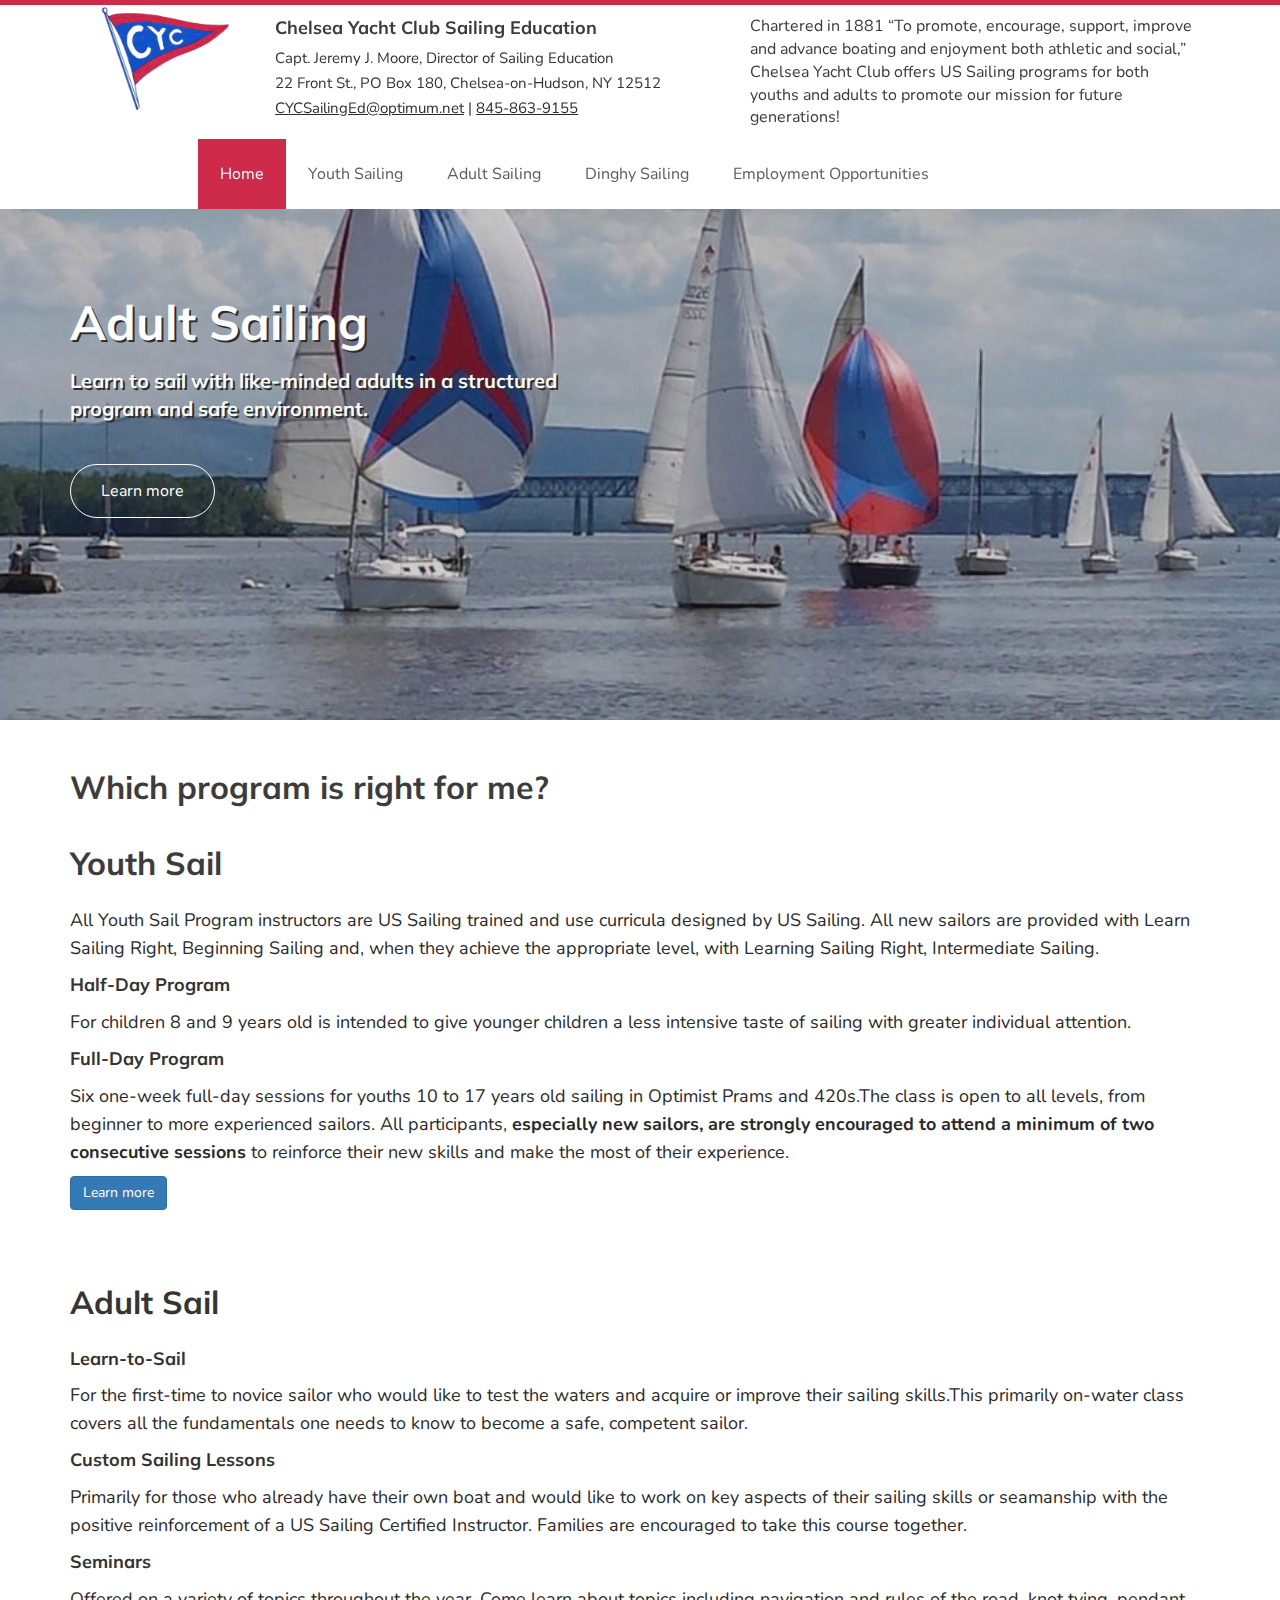
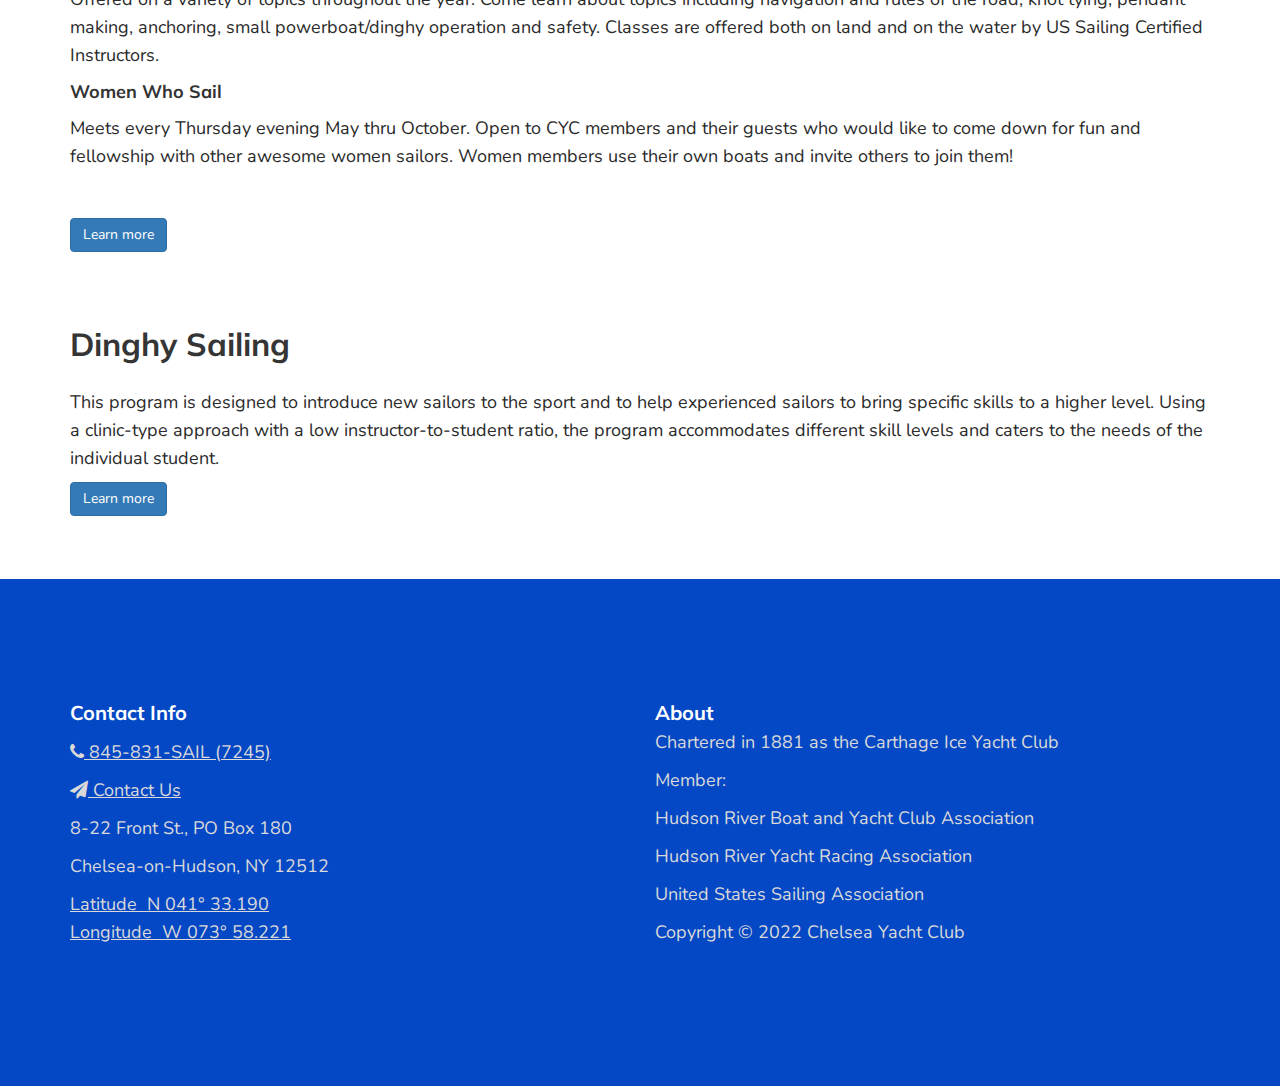
<file: index.html>
<!DOCTYPE html>
<html lang="en" xmlns="http://www.w3.org/1999/html" xmlns="http://www.w3.org/1999/html">
<head>

  <title>Chelsea Yacht Club Sailing Education</title>

  <meta charset="UTF-8">
  <meta http-equiv="X-UA-Compatible" content="IE=Edge">
  <meta name="description" content="Chartered in 1881 To promote, encourage, support, improve and advance boating and enjoyment both athletic and social, Chelsea Yacht Club offers US Sailing programs for both youths and adults to promote our mission for future generations!">
  <meta name="keywords" content="">
  <meta name="author" content="">
  <meta name="viewport" content="width=device-width, initial-scale=1, maximum-scale=1">

  <link rel="stylesheet" href="css/bootstrap.min.css">
  <link rel="stylesheet" href="css/font-awesome.min.css">
  <link rel="stylesheet" href="css/owl.carousel.css">
  <link rel="stylesheet" href="css/owl.theme.default.min.css">

  <!-- MAIN CSS -->
  <link rel="stylesheet" href="css/templatemo-style.css">
  <link rel="icon" type="image/x-icon" href="favicon.ico">


</head>
<body id="top" data-spy="scroll" data-target=".navbar-collapse" data-offset="50">

<!-- PRE LOADER -->
<section class="preloader">
  <div class="spinner">

    <span class="spinner-rotate"></span>

  </div>
</section>


<!-- MENU -->
<section class="navbar custom-navbar navbar-fixed-top" role="navigation">
  <div class="container">

    <div class="navbar-header">
      <button class="navbar-toggle" data-toggle="collapse" data-target=".navbar-collapse">
        <span class="icon icon-bar"></span>
        <span class="icon icon-bar"></span>
        <span class="icon icon-bar"></span>
      </button>

      <row>
        <div class="col-lg-2 col-md-2 col-sm-10 col-xs-9">
          <div class="col-lg-12 col-md-12 col-sm-2 col-xs-3">
            <a href="http://chelseayacht.org"><img src="images/CYC_flag_drawn.png" class="img-responsive" alt="Chelsea Yacht Club logo"></a>
          </div>
        </div>
        <div class="col-lg-5 col-md-6 col-sm-7 col-xs-12">
          <h4>Chelsea Yacht Club Sailing Education</h4>
          <p class="condensed">Capt. Jeremy J. Moore, Director of Sailing Education</p>
          <p class="condensed">22 Front St., PO Box 180, Chelsea-on-Hudson, NY 12512</p>
          <p class="condensed"><a href="mailto:CYCSailingEd@optimum.net">CYCSailingEd@optimum.net</a> |
            <a href="tel:845-863-9155">845-863-9155</a></p>
        </div>
        <div class="col-lg-5 col-md-4 col-sm-5 col-xs-12 charter">
          Chartered in 1881 “To promote, encourage, support, improve and advance boating and enjoyment both athletic and social,” Chelsea Yacht Club offers US Sailing programs for both youths and adults to promote our mission for future generations!
        </div>
      </row>
    </div>

    <!-- MENU LINKS -->
    <div class="collapse navbar-collapse ">
      <ul class="nav navbar-nav navbar-nav-first">
        <li><a href="index.html" class="active">Home</a></li>
        <li><a href="youth-sailing.html">Youth Sailing</a></li>
        <li><a href="adult-sailing.html">Adult Sailing</a></li>
        <li><a href="dinghy-sailing.html">Dinghy Sailing</a></li>
        <li><a href="employment.html">Employment Opportunities</a></li>
      </ul>
    </div>

  </div>
</section>


<!-- HOME -->
<section id="home">
  <div class="row">

    <div class="owl-carousel owl-theme home-slider">
      <div class="item item-first">
        <div class="caption">
          <div class="container">
            <div class="col-md-6 col-sm-12">
              <h1>Adult Sailing</h1>
              <h3>Learn to sail with like-minded adults in a structured program and safe environment.</h3>
              <a href="adult-sailing.html" class="section-btn btn btn-default">Learn more</a>
            </div>
          </div>
        </div>
      </div>

      <div class="item item-second">
        <div class="caption">
          <div class="container">
            <div class="col-md-6 col-sm-12">
              <h1>Sailing Education Employment</h1>
              <h3>Learn about job openings in CYC education programs.</h3>
              <a href="employment.html" class="section-btn btn btn-default">Learn more</a>
            </div>
          </div>
        </div>
      </div>

      <div class="item item-third">
        <div class="caption">
          <div class="container">
            <div class="col-md-6 col-sm-12">
              <h1>Youth Sailing</h1>
              <h3>The Chelsea Yacht Club (CYC) Youth Sail Program for youths aged 8 to 17 provides instruction in recreational sailing and sailboat racing with a focus on safety, learning and fun.</h3>
              <a href="youth-sailing.html" class="section-btn btn btn-default">Learn more</a>
            </div>
          </div>
        </div>
      </div>
      <div class="item item-fourth">
        <div class="caption">
          <div class="container">
            <div class="col-md-6 col-sm-12">
              <h1>Dinghy Sailing</h1>
              <h3>Learn to sail small, fun boats with safety and confidence.</h3>
              <a href="dinghy-sailing.html" class="section-btn btn btn-default">Learn more</a>
            </div>
          </div>
        </div>
      </div>
    </div>
  </div>
</section>


<section id="youth">
  <div class="container">
    <div class="row">
      <div class="col-md-12 col-sm-12">
        <div class="about-info">
          <h2>Which program is right for me?</h2>
          <h2>Youth Sail</h2>
          <p>All Youth Sail Program instructors are US Sailing trained and use curricula designed by US Sailing. All new sailors are provided with Learn Sailing Right, Beginning Sailing and, when they achieve the appropriate level, with Learning Sailing Right, Intermediate Sailing.</p>
          <h4>Half-Day Program</h4>
          <p>For children 8 and 9 years old is intended to give younger children a less intensive taste of sailing with greater individual attention.</p>
          <h4>Full-Day Program</h4>
          <p>Six one-week full-day sessions for youths 10 to 17 years old sailing in Optimist Prams and 420s.The class is open to all levels, from beginner to more experienced sailors. All participants,
            <strong>especially new sailors, are strongly encouraged to attend a minimum of two consecutive sessions</strong> to reinforce their new skills and make the most of their experience.
          </p>
          <a href="youth-sailing.html" class="btn btn-default btn-primary">Learn more</a>
        </div>
      </div>
    </div>
  </div>
</section>
<section id="adult">
  <div class="container">
    <div class="row">
      <div class="col-md-12 col-sm-12">
        <div class="about-info">
          <h2>Adult Sail</h2>
          <h4>Learn-to-Sail</h4>
          <p>For the first-time to novice sailor who would like to test the waters and acquire or improve their sailing skills.This primarily on-water class covers all the fundamentals one needs to know to become a safe, competent sailor.</p>
          <h4>Custom Sailing Lessons</h4>
          <p>Primarily for those who already have their own boat and would like to work on key aspects of their sailing skills or seamanship with the positive reinforcement of a US Sailing Certified Instructor. Families are encouraged to take this course together.</p>
          <h4>Seminars</h4>
          <p>Offered on a variety of topics throughout the year. Come learn about topics including navigation and rules of the road, knot tying, pendant making, anchoring, small powerboat/dinghy operation and safety. Classes are offered both on land and on the water by US Sailing Certified Instructors.</p>
          <h4>Women Who Sail</h4>
          <p>Meets every Thursday evening May thru October. Open to CYC members and their guests who would like to come down for fun and fellowship with other awesome women sailors. Women members use their own boats and invite others to join them!</p>
          <p>&nbsp;</p>
          <a href="adult-sailing.html" class="btn btn-default btn-primary">Learn more</a>
        </div>
      </div>
    </div>
  </div>
</section>
<section id="dinghy">
  <div class="container">
    <div class="row">
      <div class="col-md-12 col-sm-12">
        <div class="about-info">
          <h2>Dinghy Sailing</h2>
          <p>This program is designed to introduce new sailors to the sport and to help experienced sailors to bring specific skills to a higher level.  Using a clinic-type approach with a low instructor-to-student ratio, the program accommodates different skill levels and caters to the needs of the individual student.</p>
          <a href="dinghy-sailing.html" class="btn btn-default btn-primary">Learn more</a>
          <p>&nbsp;</p>
        </div>
      </div>
    </div>
  </div>
</section>


<!-- FOOTER -->
<footer id="footer">
  <div class="container">
    <div class="row">
      <div class="col-md-6 col-sm-12">
        <div class="footer-info">
          <div class="section-title">
            <h2>Contact Info</h2>
          </div>
          <div class="col">
            <p><a href="tel:845-831-7245"><i class="fa fa-phone"></i> 845-831-SAIL (7245)</a></p>
            <p><a href="http://www.chelseayacht.org/contactus.html"><i class="fa fa-send"></i> Contact Us</a></p>
            <p>8-22 Front St., PO Box 180</p>
            <p>Chelsea-on-Hudson, NY 12512</p>
            <p>
              <a href="https://www.google.com/maps/place/Chelsea+Yacht+Club/@41.553517,-73.969866,17z/data=!3m1!4b1!4m2!3m1!1s0x89dd30ede9fa15e9:0x405f428eed866b80" target="_blank" rel="noopener">Latitude&nbsp; N 041° 33.190<br>Longitude&nbsp; W 073° 58.221</a>
            </p>
          </div>
        </div>
      </div>

      <div class="col-md-6 col-sm-12">
        <div class="footer-info">
          <div class="section-title">
            <h2>About</h2>
            <p>Chartered in 1881 as the Carthage Ice Yacht Club</p>
            <p>Member:</p>
            <p>Hudson River Boat and Yacht Club Association</p>
            <p>Hudson River Yacht Racing Association</p>
            <p>United States Sailing Association</p>
            <p>Copyright &copy; 2022 Chelsea Yacht Club</p>

          </div>
        </div>
      </div>
    </div>
</footer>


<!-- SCRIPTS -->
<script src="js/jquery.js"></script>
<script src="js/bootstrap.min.js"></script>
<script src="js/owl.carousel.min.js"></script>
<script src="js/smoothscroll.js"></script>
<script src="js/custom.js"></script>

</body>
</html>
</file>
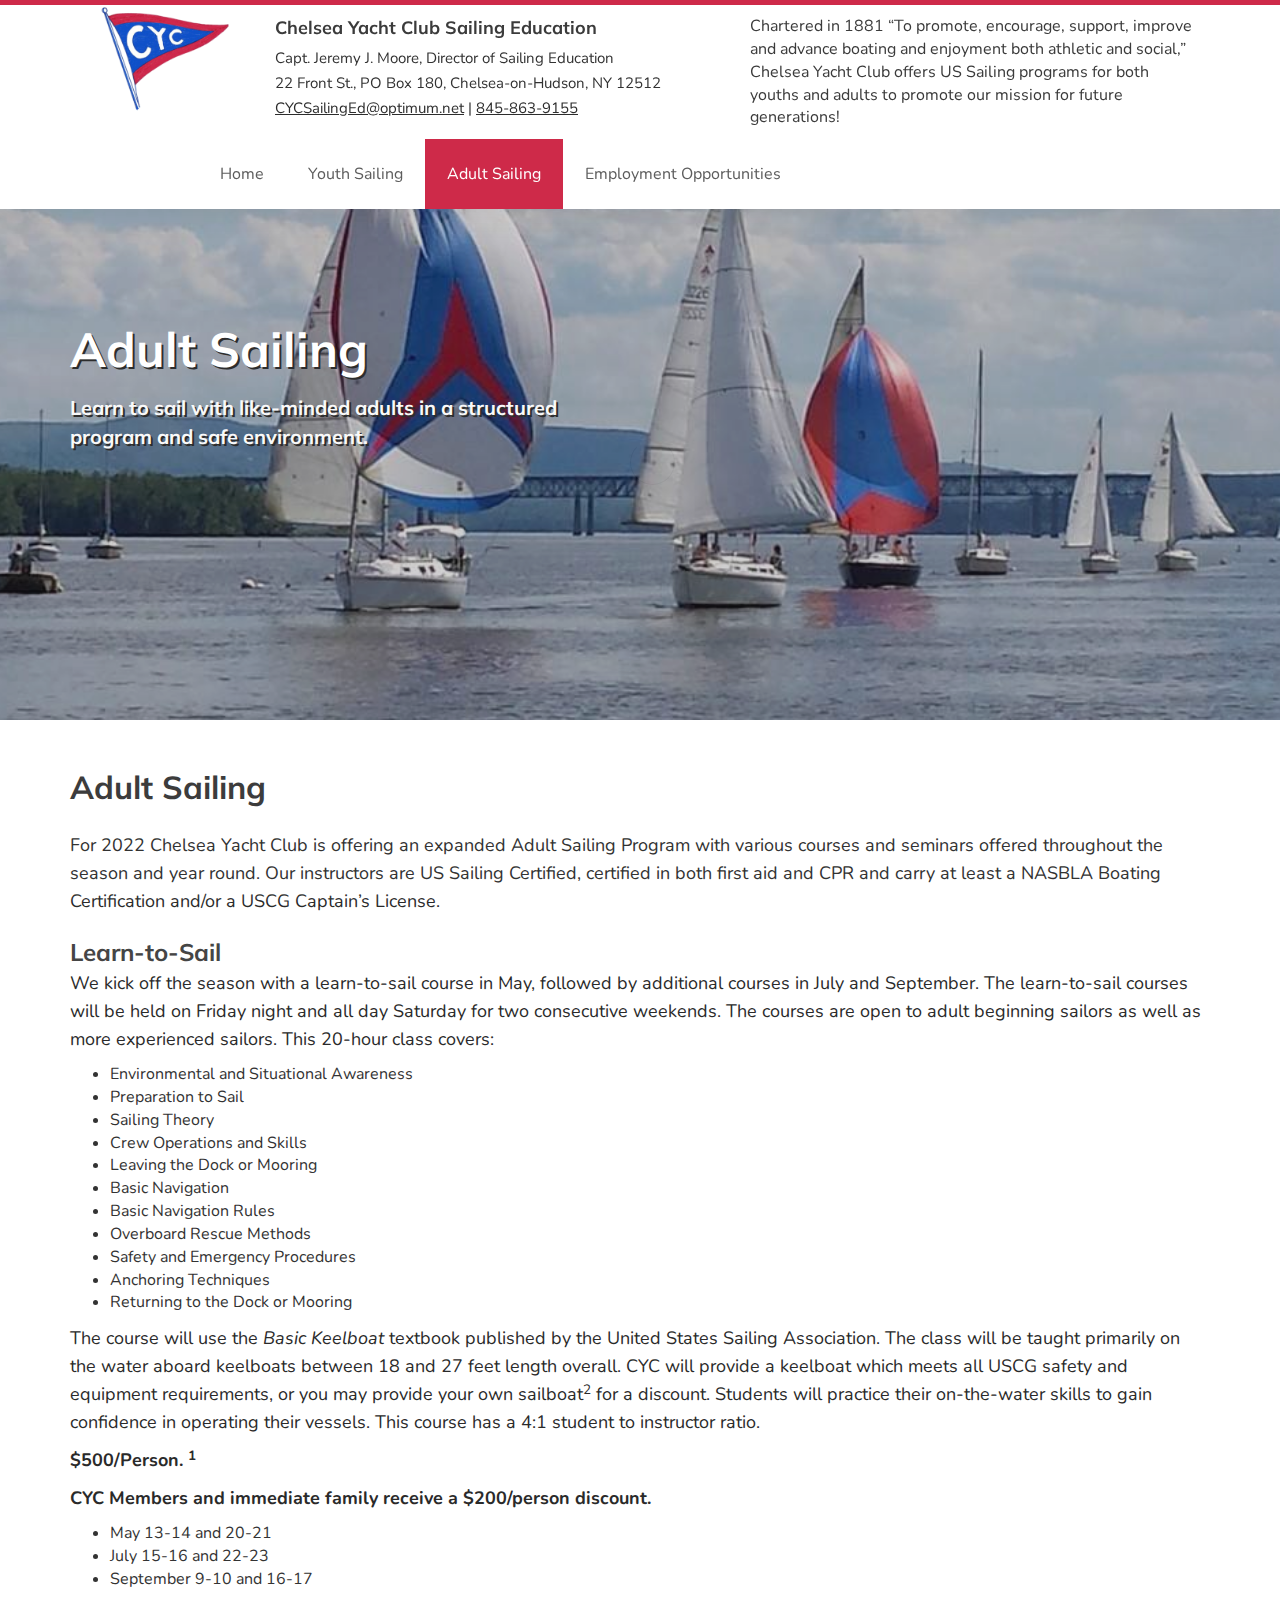
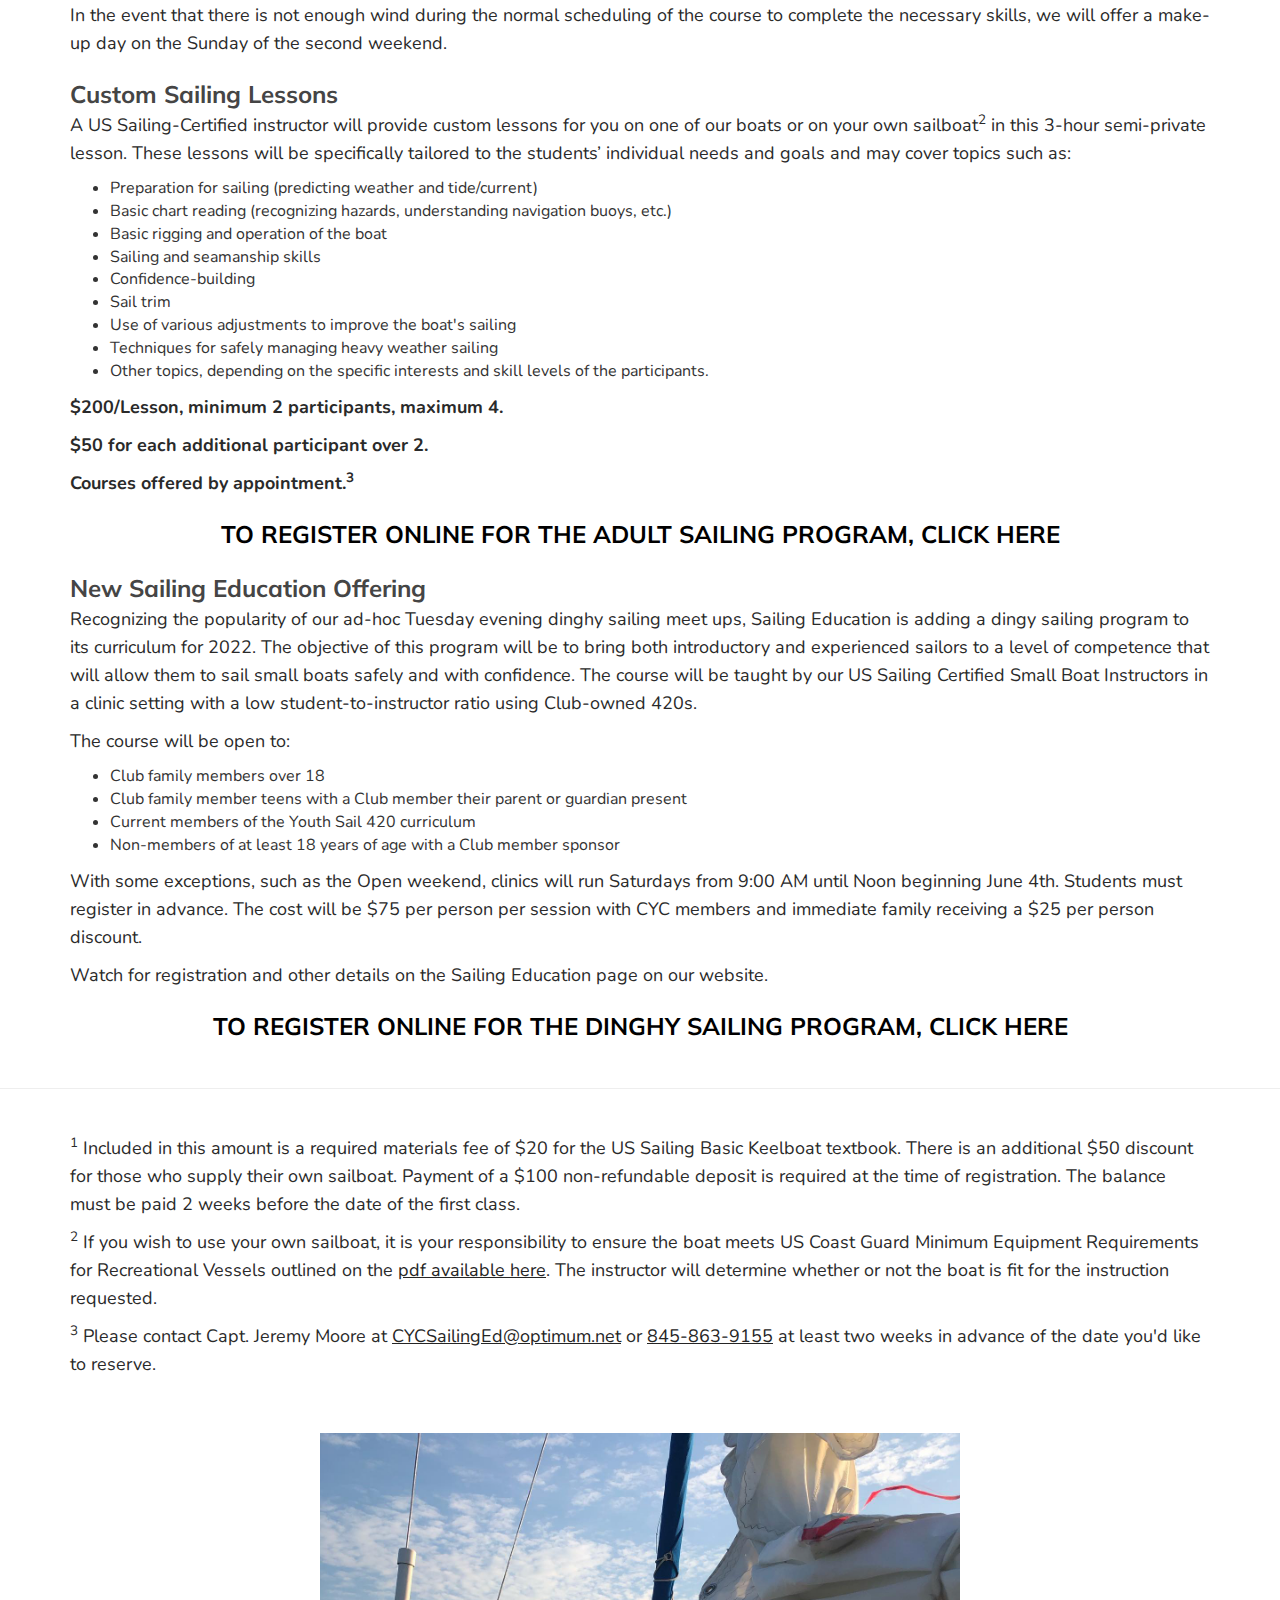
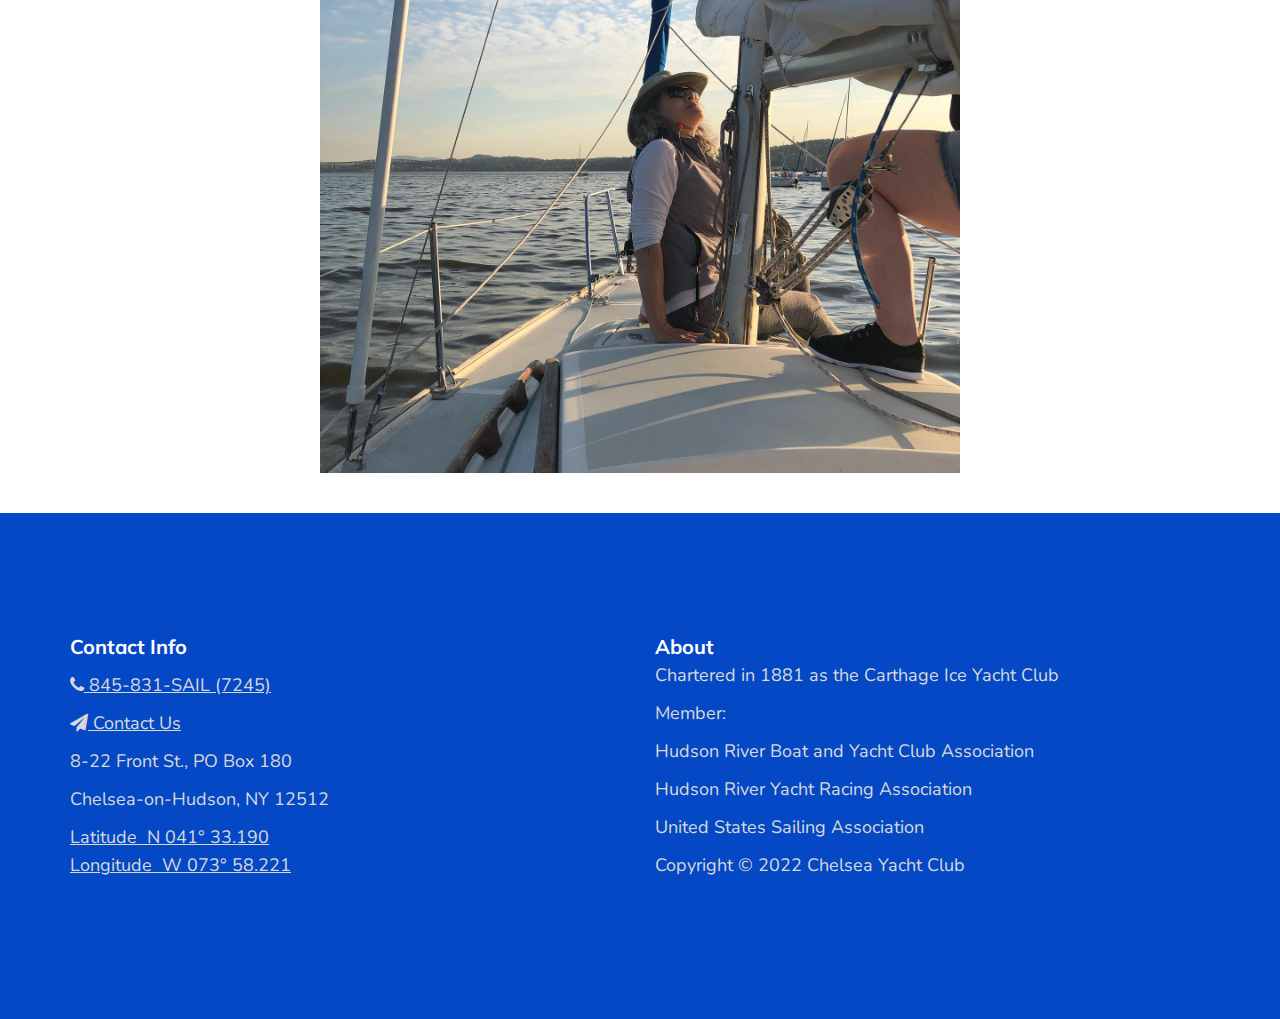
<file: adult-sailing.html>
<!DOCTYPE html>
<html lang="en" xmlns="http://www.w3.org/1999/html" xmlns="http://www.w3.org/1999/html">
<head>

  <title>Adult Sailing -- Chelsea Yacht Club Sailing Education</title>

  <meta charset="UTF-8">
  <meta http-equiv="X-UA-Compatible" content="IE=Edge">
  <meta name="description" content="Chartered in 1881 To promote, encourage, support, improve and advance boating and enjoyment both athletic and social, Chelsea Yacht Club offers US Sailing programs for both youths and adults to promote our mission for future generations!">
  <meta name="keywords" content="">
  <meta name="author" content="">
  <meta name="viewport" content="width=device-width, initial-scale=1, maximum-scale=1">

  <link rel="stylesheet" href="css/bootstrap.min.css">
  <link rel="stylesheet" href="css/font-awesome.min.css">
  <link rel="stylesheet" href="css/owl.carousel.css">
  <link rel="stylesheet" href="css/owl.theme.default.min.css">

  <!-- MAIN CSS -->
  <link rel="stylesheet" href="css/templatemo-style.css">
  <link rel="icon" type="image/x-icon" href="favicon.ico">

</head>
<body id="top" data-spy="scroll" data-target=".navbar-collapse" data-offset="50">

<!-- PRE LOADER -->
<section class="preloader">
  <div class="spinner">

    <span class="spinner-rotate"></span>

  </div>
</section>


<!-- MENU -->
<section class="navbar custom-navbar navbar-fixed-top" role="navigation">
  <div class="container">

    <div class="navbar-header">
      <button class="navbar-toggle" data-toggle="collapse" data-target=".navbar-collapse">
        <span class="icon icon-bar"></span>
        <span class="icon icon-bar"></span>
        <span class="icon icon-bar"></span>
      </button>

      <row>
        <div class="col-lg-2 col-md-2 col-sm-10 col-xs-9">
          <div class="col-lg-12 col-md-12 col-sm-2 col-xs-4">
            <a href="http://chelseayacht.org"><img src="images/CYC_flag_drawn.png" class="img-responsive" alt="Chelsea Yacht Club logo"></a>
          </div>
        </div>
        <div class="col-lg-5 col-md-6 col-sm-7 col-xs-12">
          <h4>Chelsea Yacht Club Sailing Education</h4>
          <p class="condensed">Capt. Jeremy J. Moore, Director of Sailing Education</p>
          <p class="condensed">22 Front St., PO Box 180, Chelsea-on-Hudson, NY 12512</p>
          <p class="condensed"><a href="mailto:CYCSailingEd@optimum.net">CYCSailingEd@optimum.net</a> |
            <a href="tel:845-863-9155">845-863-9155</a></p>
        </div>
        <div class="col-lg-5 col-md-4 col-sm-5 col-xs-12 charter">
          Chartered in 1881 “To promote, encourage, support, improve and advance boating and enjoyment both athletic and social,” Chelsea Yacht Club offers US Sailing programs for both youths and adults to promote our mission for future generations!
        </div>
      </row>
    </div>

    <!-- MENU LINKS -->
    <div class="collapse navbar-collapse ">
      <ul class="nav navbar-nav navbar-nav-first">
        <li><a href="index.html">Home</a></li>
        <li><a href="youth-sailing.html">Youth Sailing</a></li>
        <li><a href="adult-sailing.html" class="active">Adult Sailing</a></li>
        <li><a href="employment.html">Employment Opportunities</a></li>
      </ul>
    </div>

  </div>
</section>


<!-- HOME -->
<section id="home">
  <div class="row">
    <div class="owl-carousel owl-theme home-slider">
      <div class="item item-first">
        <div class="caption">
          <div class="container">
            <div class="col-md-6 col-sm-12">
              <h1>Adult Sailing</h1>
              <h3>Learn to sail with like-minded adults in a structured program and safe environment.</h3>
            </div>
          </div>
        </div>
      </div>
    </div>
  </div>
</section>

<section id="adult2">
  <div class="container">
    <div class="row">
      <div class="col-md-12 col-sm-12">
        <div class="about-info">

          <h2>Adult Sailing</h2>
          <p>For 2022 Chelsea Yacht Club is offering an expanded Adult Sailing Program with various courses and seminars offered throughout the season and year round. Our instructors are US Sailing Certified, certified in both first aid and CPR and carry at least a NASBLA Boating Certification and/or a USCG Captain’s License.</p>
          <h3>Learn-to-Sail</h3>
          <p>We kick off the season with a learn-to-sail course in May, followed by additional courses in July and September. The learn-to-sail courses will be held on Friday night and all day Saturday for two consecutive weekends. The courses are open to adult beginning sailors as well as more experienced sailors. This 20-hour class covers:</p>
          <ul>
            <li>Environmental and Situational Awareness</li>
            <li>Preparation to Sail</li>
            <li>Sailing Theory</li>
            <li>Crew Operations and Skills</li>
            <li>Leaving the Dock or Mooring</li>
            <li>Basic Navigation</li>
            <li>Basic Navigation Rules</li>
            <li>Overboard Rescue Methods</li>
            <li>Safety and Emergency Procedures</li>
            <li>Anchoring Techniques</li>
            <li>Returning to the Dock or Mooring</li>
          </ul>
          <p>The course will use the
            <em>Basic Keelboat</em> textbook published by the United States Sailing Association. The class will be taught primarily on the water aboard keelboats between 18 and 27 feet length overall. CYC will provide a keelboat which meets all USCG safety and equipment requirements, or you may provide your own sailboat<sup>2</sup> for a discount. Students will practice their on-the-water skills to gain confidence in operating their vessels. This course has a 4:1 student to instructor ratio.
          </p>
          <p><strong>$500/Person. <sup>1</sup></strong></p>
          <p><strong>CYC Members and immediate family receive a $200/person discount.</strong></p>
          <ul>
            <li>May 13-14 and 20-21</li>
            <li>July 15-16 and 22-23</li>
            <li>September 9-10 and 16-17</li>
          </ul>
          <p>In the event that there is not enough wind during the normal scheduling of the course to complete the necessary skills, we will offer a make-up day on the Sunday of the second weekend.</p>

          <h3>Custom Sailing Lessons</h3>
          <p>A US Sailing-Certified instructor will provide custom lessons for you on one of our boats or on your own sailboat<sup>2</sup> in this 3-hour semi-private lesson. These lessons will be specifically tailored to the students’ individual needs and goals and may cover topics such as:
          </p>
          <ul>
            <li>Preparation for sailing (predicting weather and tide/current)</li>
            <li>Basic chart reading (recognizing hazards, understanding navigation buoys, etc.)</li>
            <li>Basic rigging and operation of the boat</li>
            <li>Sailing and seamanship skills</li>
            <li>Confidence-building</li>
            <li>Sail trim</li>
            <li>Use of various adjustments to improve the boat's sailing</li>
            <li>Techniques for safely managing heavy weather sailing</li>
            <li>Other topics, depending on the specific interests and skill levels of the participants.</li>
          </ul>
          <p><strong>$200/Lesson, minimum 2 participants, maximum 4.</strong></p>
          <p><strong>$50 for each additional participant over 2.</strong></p>
          <p><strong>Courses offered by appointment.<sup>3</sup></strong></p>
        </div>

        <h3 class="text-center">
          <strong><a href="https://www.regpack.com/reg/templates/build/?g_id=100909379" style="color: #000000;">TO REGISTER ONLINE FOR THE ADULT SAILING PROGRAM, CLICK HERE</a></strong>
        </h3>
        <h3>New Sailing Education Offering</h3>
        <p>Recognizing the popularity of our ad-hoc Tuesday evening dinghy sailing meet ups, Sailing Education is adding a dingy sailing program to its curriculum for 2022. The objective of this program will be to bring both introductory and experienced sailors to a level of competence that will allow them to sail small boats safely and with confidence. The course will be taught by our US Sailing Certified Small Boat Instructors in a clinic setting with a low student-to-instructor ratio using Club-owned 420s.</p>
        <p>The course will be open to:</p>
        <ul>
          <li>Club family members over 18</li>
          <li>Club family member teens with a Club member their parent or guardian present</li>
          <li>Current members of the Youth Sail 420 curriculum</li>
          <li>Non-members of at least 18 years of age with a Club member sponsor</li>
        </ul>
        <p>With some exceptions, such as the Open weekend, clinics will run Saturdays from 9:00 AM until Noon beginning June 4th. Students must register in advance. The cost will be $75 per person per session with CYC members and immediate family receiving a $25 per person discount.</p>
        <p>Watch for registration and other details on the Sailing Education page on our website.</p>
        <h3 class="text-center">
          <strong><a href="https://www.regpack.com/reg/templates/build/?g_id=100910130" style="color: #000000;">TO REGISTER ONLINE FOR THE DINGHY SAILING PROGRAM, CLICK HERE</a></strong>
        </h3>
      </div>
    </div>
  </div>
</section>
<hr>
<section id="footnotes">
  <div class="container">
    <div class="row">
      <div class="col-md-12 col-sm-12">

        <p>
          <sup>1</sup> Included in this amount is a required materials fee of $20 for the US Sailing Basic Keelboat textbook. There is an additional $50 discount for those who supply their own sailboat. Payment of a $100 non-refundable deposit is required at the time of registration. The balance must be paid 2 weeks before the date of the first class.
        </p>
        <p>
          <sup>2</sup> If you wish to use your own sailboat, it is your responsibility to ensure the boat meets US Coast Guard Minimum Equipment Requirements for Recreational Vessels outlined on the
          <a href="files/2021uscgminreq_2012_3-3_.pdf">pdf available here</a>. The instructor will determine whether or not the boat is fit for the instruction requested.
        </p>
        <p><sup>3</sup> Please contact Capt. Jeremy Moore at
          <a href="mailto:CYCSailingEd@optimum.net">CYCSailingEd@optimum.net</a> or
          <a href="tel:845-863-9155">845-863-9155</a> at least two weeks in advance of the date you'd like to reserve.
        </p>

      </div>
    </div>
  </div>
</section>

<img alt="Sailboats sailing in a row with spinnakers in front of a bridge." class="img-responsive img-half" src="images/adultsailing.jpg">

<!-- FOOTER -->
<footer id="footer">
  <div class="container">
    <div class="row">
      <div class="col-md-6 col-sm-12">
        <div class="footer-info">
          <div class="section-title">
            <h2>Contact Info</h2>
          </div>
          <div class="col">
            <p><a href="tel:845-831-7245"><i class="fa fa-phone"></i> 845-831-SAIL (7245)</a></p>
            <p><a href="http://www.chelseayacht.org/contactus.html"><i class="fa fa-send"></i> Contact Us</a></p>
            <p>8-22 Front St., PO Box 180</p>
            <p>Chelsea-on-Hudson, NY 12512</p>
            <p>
              <a href="https://www.google.com/maps/place/Chelsea+Yacht+Club/@41.553517,-73.969866,17z/data=!3m1!4b1!4m2!3m1!1s0x89dd30ede9fa15e9:0x405f428eed866b80" target="_blank" rel="noopener">Latitude&nbsp; N 041° 33.190<br>Longitude&nbsp; W 073° 58.221</a>
            </p>
          </div>
        </div>
      </div>

      <div class="col-md-6 col-sm-12">
        <div class="footer-info">
          <div class="section-title">
            <h2>About</h2>
            <p>Chartered in 1881 as the Carthage Ice Yacht Club</p>
            <p>Member:</p>
            <p>Hudson River Boat and Yacht Club Association</p>
            <p>Hudson River Yacht Racing Association</p>
            <p>United States Sailing Association</p>
            <p>Copyright &copy; 2022 Chelsea Yacht Club</p>

          </div>
        </div>
      </div>
    </div>
  </div>
</footer>


<!-- SCRIPTS -->
<script src="js/jquery.js"></script>
<script src="js/bootstrap.min.js"></script>
<script src="js/owl.carousel.min.js"></script>
<script src="js/smoothscroll.js"></script>
<script src="js/custom.js"></script>

</body>
</html>
</file>
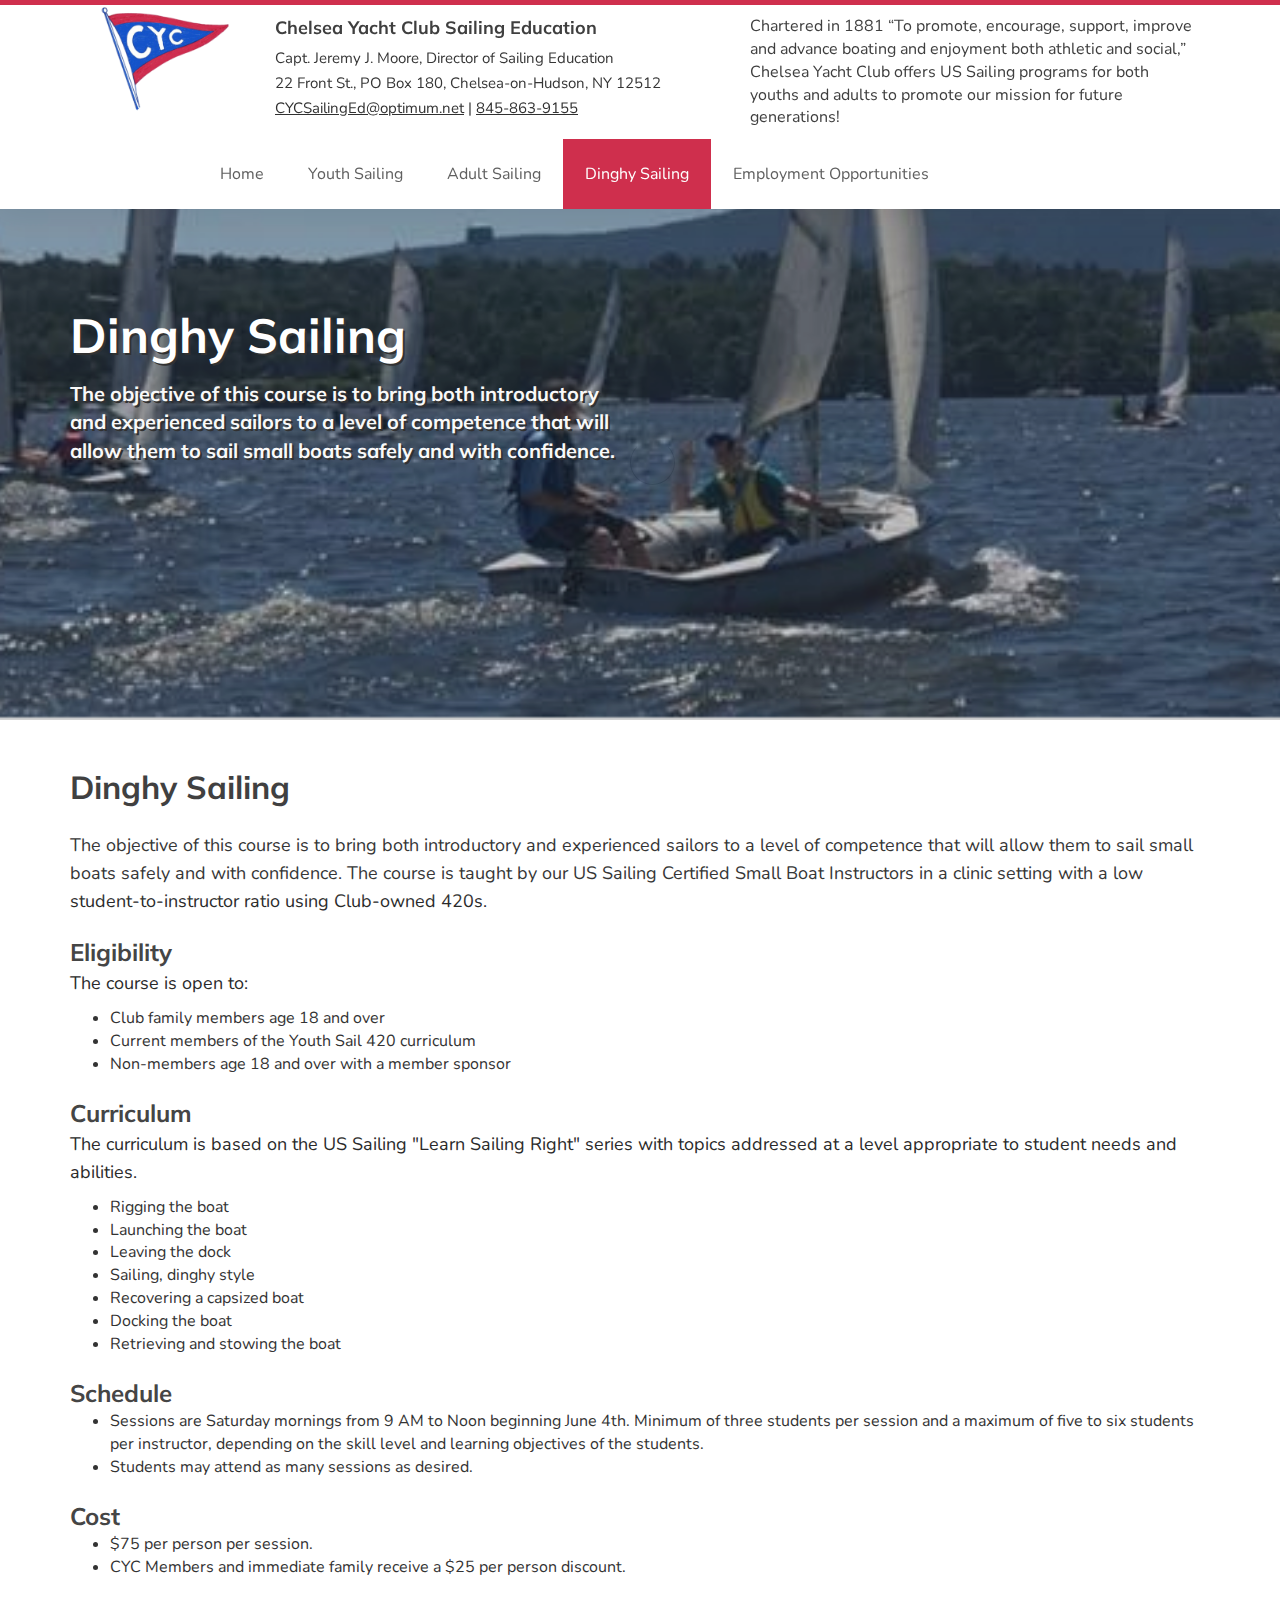
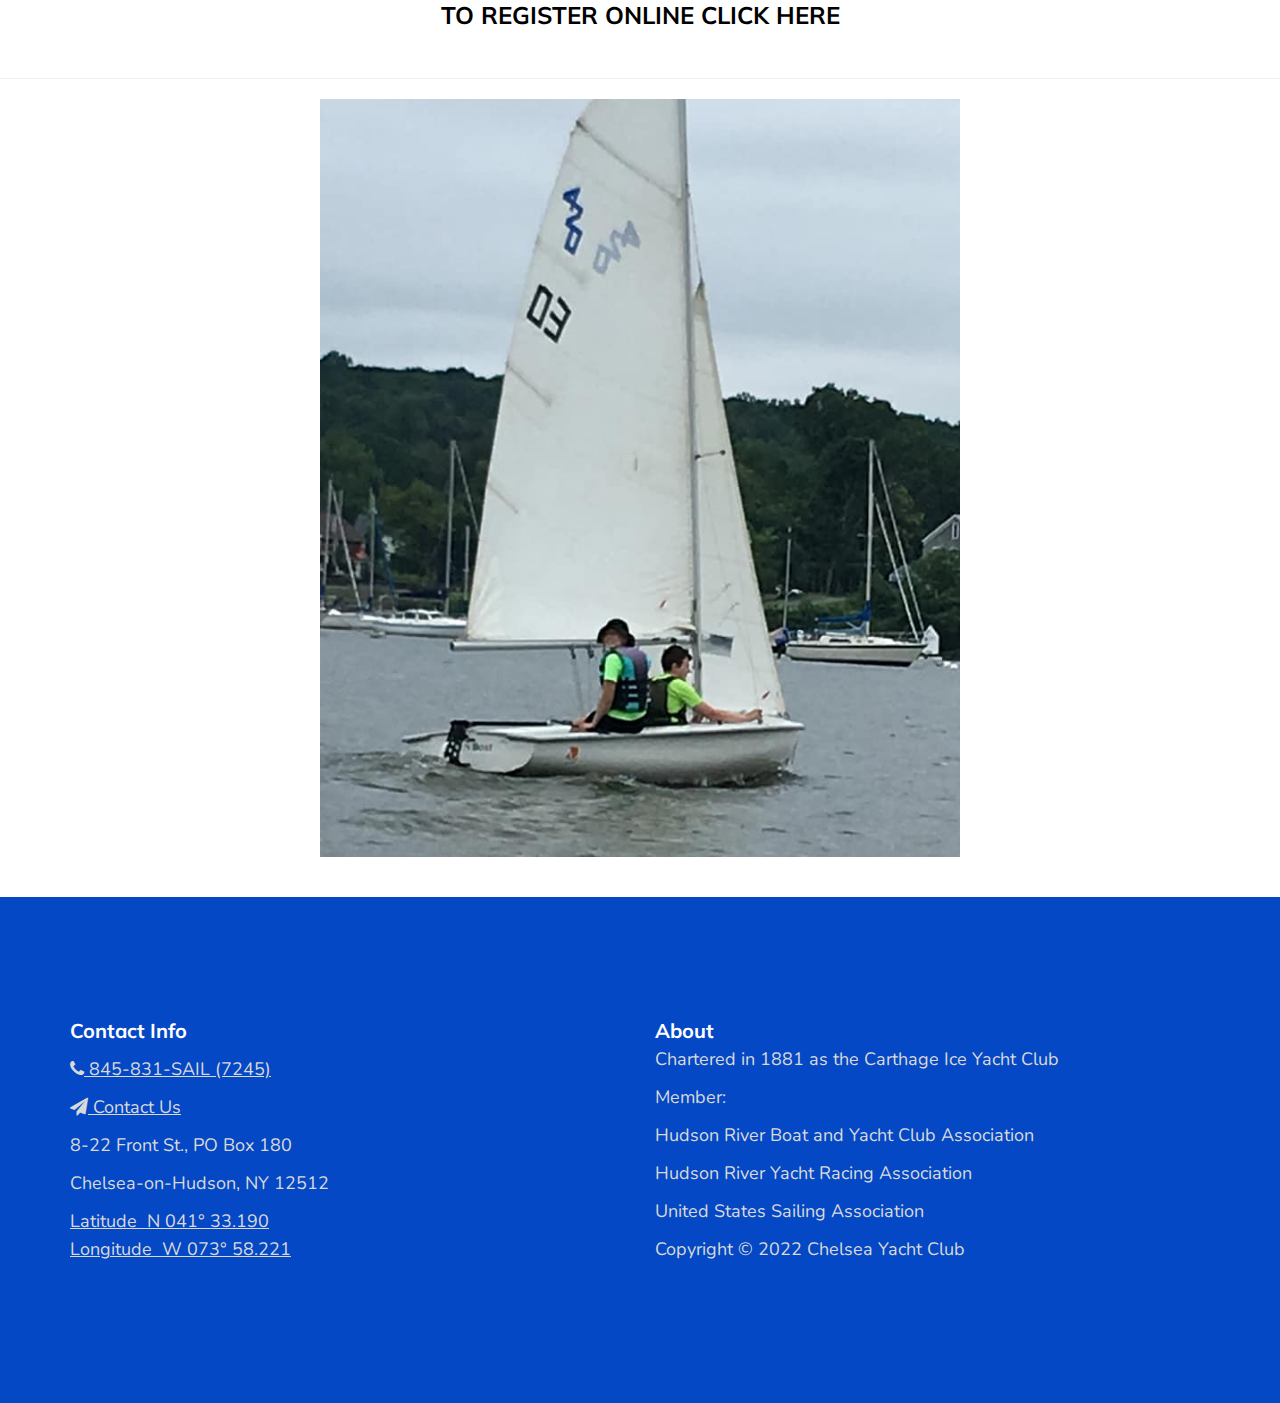
<file: dinghy-sailing.html>
<!DOCTYPE html>
<html lang="en" xmlns="http://www.w3.org/1999/html" xmlns="http://www.w3.org/1999/html">
<head>

  <title>Dinghy Sailing -- Chelsea Yacht Club Sailing Education</title>

  <meta charset="UTF-8">
  <meta http-equiv="X-UA-Compatible" content="IE=Edge">
  <meta name="description" content="Chartered in 1881 To promote, encourage, support, improve and advance boating and enjoyment both athletic and social, Chelsea Yacht Club offers US Sailing programs for both youths and adults to promote our mission for future generations!">
  <meta name="keywords" content="">
  <meta name="author" content="">
  <meta name="viewport" content="width=device-width, initial-scale=1, maximum-scale=1">

  <link rel="stylesheet" href="css/bootstrap.min.css">
  <link rel="stylesheet" href="css/font-awesome.min.css">
  <link rel="stylesheet" href="css/owl.carousel.css">
  <link rel="stylesheet" href="css/owl.theme.default.min.css">

  <!-- MAIN CSS -->
  <link rel="stylesheet" href="css/templatemo-style.css">
  <link rel="icon" type="image/x-icon" href="favicon.ico">

</head>
<body id="top" data-spy="scroll" data-target=".navbar-collapse" data-offset="50">

<!-- PRE LOADER -->
<section class="preloader">
  <div class="spinner">

    <span class="spinner-rotate"></span>

  </div>
</section>


<!-- MENU -->
<section class="navbar custom-navbar navbar-fixed-top" role="navigation">
  <div class="container">

    <div class="navbar-header">
      <button class="navbar-toggle" data-toggle="collapse" data-target=".navbar-collapse">
        <span class="icon icon-bar"></span>
        <span class="icon icon-bar"></span>
        <span class="icon icon-bar"></span>
      </button>

      <row>
        <div class="col-lg-2 col-md-2 col-sm-10 col-xs-9">
          <div class="col-lg-12 col-md-12 col-sm-2 col-xs-4">
            <a href="http://chelseayacht.org"><img src="images/CYC_flag_drawn.png" class="img-responsive" alt="Chelsea Yacht Club logo"></a>
          </div>
        </div>
        <div class="col-lg-5 col-md-6 col-sm-7 col-xs-12">
          <h4>Chelsea Yacht Club Sailing Education</h4>
          <p class="condensed">Capt. Jeremy J. Moore, Director of Sailing Education</p>
          <p class="condensed">22 Front St., PO Box 180, Chelsea-on-Hudson, NY 12512</p>
          <p class="condensed"><a href="mailto:CYCSailingEd@optimum.net">CYCSailingEd@optimum.net</a> |
            <a href="tel:845-863-9155">845-863-9155</a></p>
        </div>
        <div class="col-lg-5 col-md-4 col-sm-5 col-xs-12 charter">
          Chartered in 1881 “To promote, encourage, support, improve and advance boating and enjoyment both athletic and social,” Chelsea Yacht Club offers US Sailing programs for both youths and adults to promote our mission for future generations!
        </div>
      </row>
    </div>

    <!-- MENU LINKS -->
    <div class="collapse navbar-collapse ">
      <ul class="nav navbar-nav navbar-nav-first">
        <li><a href="index.html">Home</a></li>
        <li><a href="youth-sailing.html">Youth Sailing</a></li>
        <li><a href="adult-sailing.html" >Adult Sailing</a></li>
        <li><a href="dinghy-sailing.html" class="active">Dinghy Sailing</a></li>
        <li><a href="employment.html">Employment Opportunities</a></li>
      </ul>
    </div>

  </div>
</section>


<!-- HOME -->
<section id="home">
  <div class="row">
    <div class="owl-carousel owl-theme home-slider">
      <div class="item item-fourth">
        <div class="caption">
          <div class="container">
            <div class="col-md-6 col-sm-12">
              <h1>Dinghy Sailing</h1>
              <h3>The objective of this course is to bring both introductory and experienced sailors to a level of competence that will allow them to sail small boats safely and with confidence.</h3>
            </div>
          </div>
        </div>
      </div>
    </div>
  </div>
</section>

<section id="adult2">
  <div class="container">
    <div class="row">
      <div class="col-md-12 col-sm-12">
        <div class="about-info">
          <h2>Dinghy Sailing</h2>
          <p>The objective of this course is to bring both introductory and experienced sailors to a level of competence that will allow them to sail small boats safely and with confidence. The course is taught by our US Sailing Certified Small Boat Instructors in a clinic setting with a low student-to-instructor ratio using Club-owned 420s.</p>
          <h3>Eligibility</h3>
          <p>The course is open to:</p>
          <ul>
            <li>Club family members age 18 and over</li>
            <li>Current members of the Youth Sail 420 curriculum</li>
            <li>Non-members age 18 and over with a member sponsor</li>
          </ul>
          <h3>Curriculum</h3>
          <p>The curriculum is based on the US Sailing "Learn Sailing Right" series with topics addressed at a level appropriate to student needs and abilities.</p>
          <ul>
            <li>Rigging the boat</li>
            <li>Launching the boat</li>
            <li>Leaving the dock</li>
            <li>Sailing, dinghy style</li>
            <li>Recovering a capsized boat</li>
            <li>Docking the boat</li>
            <li>Retrieving and stowing the boat</li>
          </ul>
          <h3>Schedule</h3>
          <ul>
            <li>Sessions are Saturday mornings from 9 AM to Noon beginning June 4th. Minimum of three students per session and a maximum of five to six students per instructor, depending on the skill level and learning objectives of the students.</li>
            <li>Students may attend as many sessions as desired.</li>
          </ul>
          <h3>Cost</h3>
          <ul>
            <li>$75 per person per session.</li>
            <li>CYC Members and immediate family receive a $25 per person discount.</li>
          </ul>
          <h3 class="text-center">
            <strong><a href="https://www.regpack.com/reg/templates/build/?g_id=100910130" style="color: #000000;">TO REGISTER ONLINE CLICK HERE</a></strong>
          </h3>
        </div>
      </div>
    </div>
  </div>
</section>
<hr>

<img alt="Two people sailing a 420 dinghy." class="img-responsive img-half" src="images/420.jpg">

<!-- FOOTER -->
<footer id="footer">
  <div class="container">
    <div class="row">
      <div class="col-md-6 col-sm-12">
        <div class="footer-info">
          <div class="section-title">
            <h2>Contact Info</h2>
          </div>
          <div class="col">
            <p><a href="tel:845-831-7245"><i class="fa fa-phone"></i> 845-831-SAIL (7245)</a></p>
            <p><a href="http://www.chelseayacht.org/contactus.html"><i class="fa fa-send"></i> Contact Us</a></p>
            <p>8-22 Front St., PO Box 180</p>
            <p>Chelsea-on-Hudson, NY 12512</p>
            <p>
              <a href="https://www.google.com/maps/place/Chelsea+Yacht+Club/@41.553517,-73.969866,17z/data=!3m1!4b1!4m2!3m1!1s0x89dd30ede9fa15e9:0x405f428eed866b80" target="_blank" rel="noopener">Latitude&nbsp; N 041° 33.190<br>Longitude&nbsp; W 073° 58.221</a>
            </p>
          </div>
        </div>
      </div>

      <div class="col-md-6 col-sm-12">
        <div class="footer-info">
          <div class="section-title">
            <h2>About</h2>
            <p>Chartered in 1881 as the Carthage Ice Yacht Club</p>
            <p>Member:</p>
            <p>Hudson River Boat and Yacht Club Association</p>
            <p>Hudson River Yacht Racing Association</p>
            <p>United States Sailing Association</p>
            <p>Copyright &copy; 2022 Chelsea Yacht Club</p>

          </div>
        </div>
      </div>
    </div>
  </div>
</footer>


<!-- SCRIPTS -->
<script src="js/jquery.js"></script>
<script src="js/bootstrap.min.js"></script>
<script src="js/owl.carousel.min.js"></script>
<script src="js/smoothscroll.js"></script>
<script src="js/custom.js"></script>

</body>
</html>
</file>
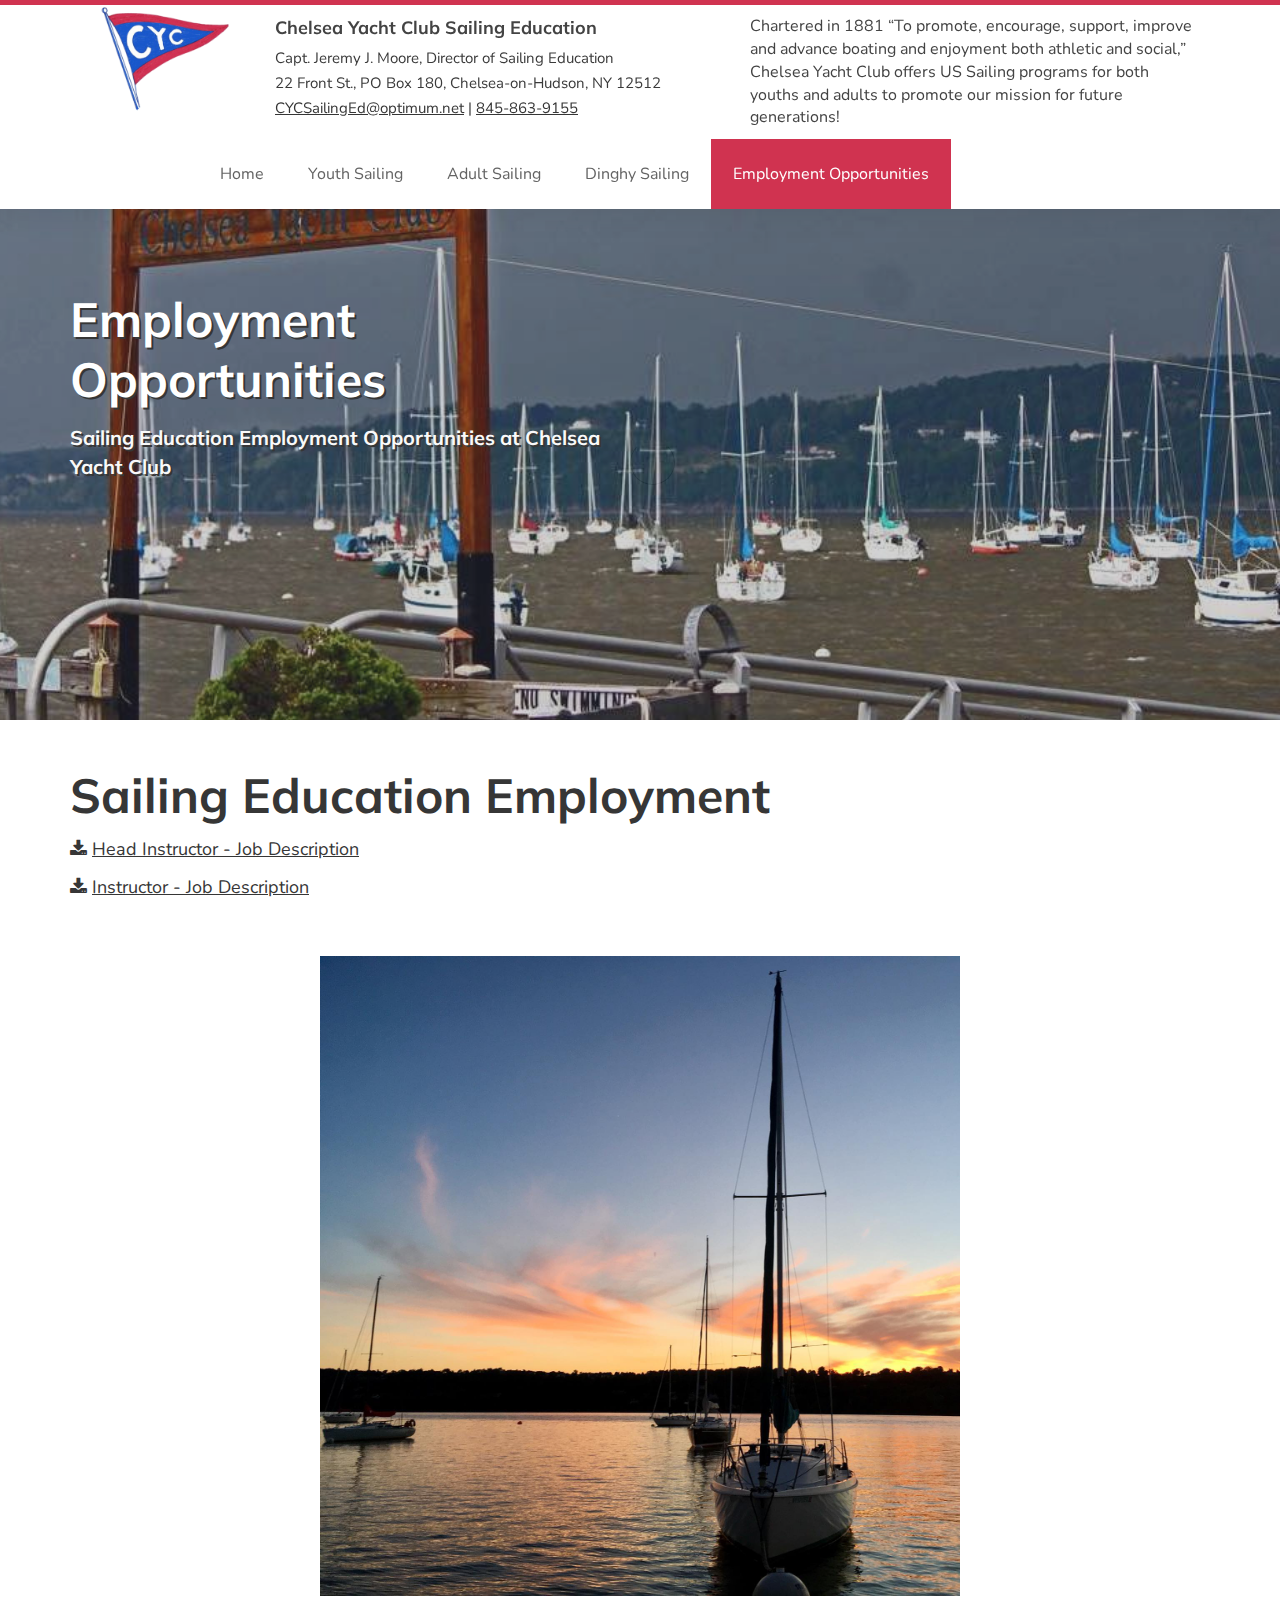
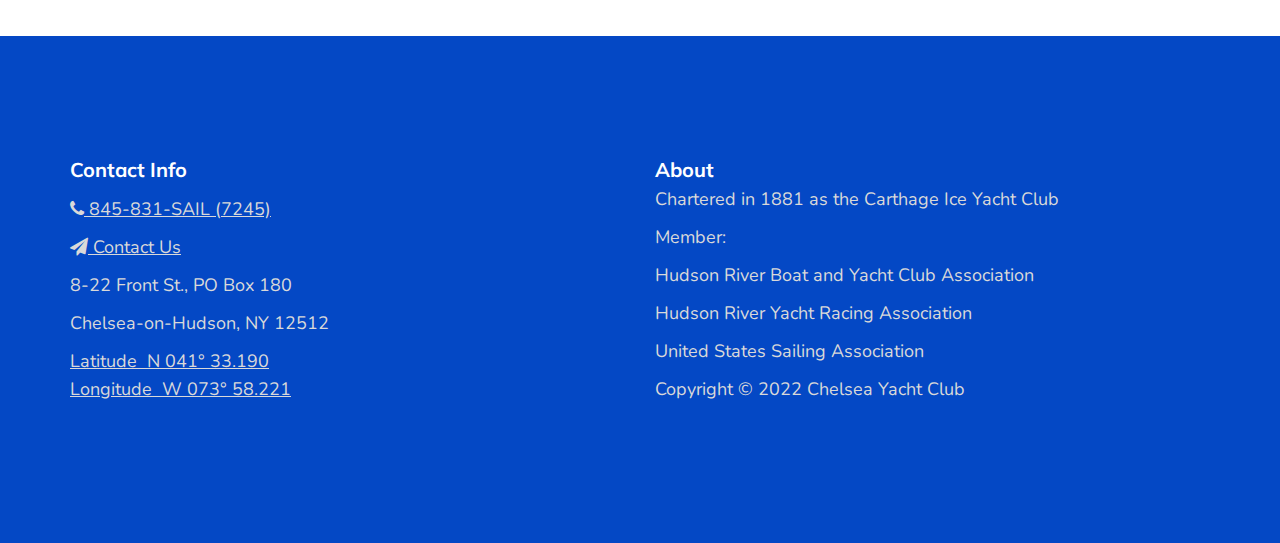
<file: employment.html>
<!DOCTYPE html>
<html lang="en" xmlns="http://www.w3.org/1999/html" xmlns="http://www.w3.org/1999/html">
<head>

  <title>Employment Opportunities -- Chelsea Yacht Club Sailing Education</title>

  <meta charset="UTF-8">
  <meta http-equiv="X-UA-Compatible" content="IE=Edge">
  <meta name="description" content="Chartered in 1881 To promote, encourage, support, improve and advance boating and enjoyment both athletic and social, Chelsea Yacht Club offers US Sailing programs for both youths and adults to promote our mission for future generations!">
  <meta name="keywords" content="">
  <meta name="author" content="">
  <meta name="viewport" content="width=device-width, initial-scale=1, maximum-scale=1">

  <link rel="stylesheet" href="css/bootstrap.min.css">
  <link rel="stylesheet" href="css/font-awesome.min.css">
  <link rel="stylesheet" href="css/owl.carousel.css">
  <link rel="stylesheet" href="css/owl.theme.default.min.css">

  <!-- MAIN CSS -->
  <link rel="stylesheet" href="css/templatemo-style.css">
  <link rel="icon" type="image/x-icon" href="favicon.ico">

</head>
<body id="top" data-spy="scroll" data-target=".navbar-collapse" data-offset="50">

<!-- PRE LOADER -->
<section class="preloader">
  <div class="spinner">

    <span class="spinner-rotate"></span>

  </div>
</section>


<!-- MENU -->
<section class="navbar custom-navbar navbar-fixed-top" role="navigation">
  <div class="container">

    <div class="navbar-header">
      <button class="navbar-toggle" data-toggle="collapse" data-target=".navbar-collapse">
        <span class="icon icon-bar"></span>
        <span class="icon icon-bar"></span>
        <span class="icon icon-bar"></span>
      </button>

      <row>
        <div class="col-lg-2 col-md-2 col-sm-10 col-xs-9">
          <div class="col-lg-12 col-md-12 col-sm-2 col-xs-3">
            <a href="http://chelseayacht.org"><img src="images/CYC_flag_drawn.png" class="img-responsive" alt="Chelsea Yacht Club logo"></a>
          </div>
        </div>
        <div class="col-lg-5 col-md-6 col-sm-7 col-xs-12">
          <h4>Chelsea Yacht Club Sailing Education</h4>
          <p class="condensed">Capt. Jeremy J. Moore, Director of Sailing Education</p>
          <p class="condensed">22 Front St., PO Box 180, Chelsea-on-Hudson, NY 12512</p>
          <p class="condensed"><a href="mailto:CYCSailingEd@optimum.net">CYCSailingEd@optimum.net</a> |
            <a href="tel:845-863-9155">845-863-9155</a></p>
        </div>
        <div class="col-lg-5 col-md-4 col-sm-5 col-xs-12 charter">
          Chartered in 1881 “To promote, encourage, support, improve and advance boating and enjoyment both athletic and social,” Chelsea Yacht Club offers US Sailing programs for both youths and adults to promote our mission for future generations!
        </div>
      </row>
    </div>

    <!-- MENU LINKS -->
    <div class="collapse navbar-collapse ">
      <ul class="nav navbar-nav navbar-nav-first">
        <li><a href="index.html">Home</a></li>
        <li><a href="youth-sailing.html">Youth Sailing</a></li>
        <li><a href="adult-sailing.html">Adult Sailing</a></li>
        <li><a href="dinghy-sailing.html">Dinghy Sailing</a></li>
        <li><a href="employment.html" class="active">Employment Opportunities</a></li>
      </ul>
    </div>

  </div>
</section>


<!-- HOME -->
<section id="home">
  <div class="row">
    <div class="owl-carousel owl-theme home-slider">
      <div class="item item-second">
        <div class="caption">
          <div class="container">
            <div class="col-md-6 col-sm-12">
              <h1>Employment Opportunities</h1>
              <h3>Sailing Education Employment Opportunities at Chelsea Yacht Club
              </h3>
            </div>
          </div>
        </div>
      </div>
    </div>
  </div>
</section>

<section id="youth">
  <div class="container">
    <div class="row">
      <div class="col-md-12 col-sm-12">
        <div class="about-info">
          <h1>Sailing Education Employment</h1>
            <p><a href="/Head Instructor Job Description.docx.pdf" target=""><i class="fa fa-download">&nbsp;</i>Head Instructor - Job Description</a> </p>
            <p><a href="/Instructor Job Description.docx.pdf" target=""><i class="fa fa-download">&nbsp;</i>Instructor - Job Description</a></p>
        </div>
      </div>
    </div>
  </div>
</section>

<img alt="Sailboats on moorings in front of a sunset on the Hudson River." class="img-responsive img-half" src="images/sunsetmooring.jpg">

<!-- FOOTER -->
<footer id="footer">
  <div class="container">
    <div class="row">
      <div class="col-md-6 col-sm-12">
        <div class="footer-info">
          <div class="section-title">
            <h2>Contact Info</h2>
          </div>
          <div class="col">
            <p><a href="tel:845-831-7245"><i class="fa fa-phone"></i> 845-831-SAIL (7245)</a></p>
            <p><a href="http://www.chelseayacht.org/contactus.html"><i class="fa fa-send"></i> Contact Us</a></p>
            <p>8-22 Front St., PO Box 180</p>
            <p>Chelsea-on-Hudson, NY 12512</p>
            <p>
              <a href="https://www.google.com/maps/place/Chelsea+Yacht+Club/@41.553517,-73.969866,17z/data=!3m1!4b1!4m2!3m1!1s0x89dd30ede9fa15e9:0x405f428eed866b80" target="_blank" rel="noopener">Latitude&nbsp; N 041° 33.190<br>Longitude&nbsp; W 073° 58.221</a>
            </p>
          </div>
        </div>
      </div>

      <div class="col-md-6 col-sm-12">
        <div class="footer-info">
          <div class="section-title">
            <h2>About</h2>
            <p>Chartered in 1881 as the Carthage Ice Yacht Club</p>
            <p>Member:</p>
            <p>Hudson River Boat and Yacht Club Association</p>
            <p>Hudson River Yacht Racing Association</p>
            <p>United States Sailing Association</p>
            <p>Copyright &copy; 2022 Chelsea Yacht Club</p>

          </div>
        </div>
      </div>
    </div>
  </div>
</footer>


<!-- SCRIPTS -->
<script src="js/jquery.js"></script>
<script src="js/bootstrap.min.js"></script>
<script src="js/owl.carousel.min.js"></script>
<script src="js/smoothscroll.js"></script>
<script src="js/custom.js"></script>

</body>
</html>
</file>
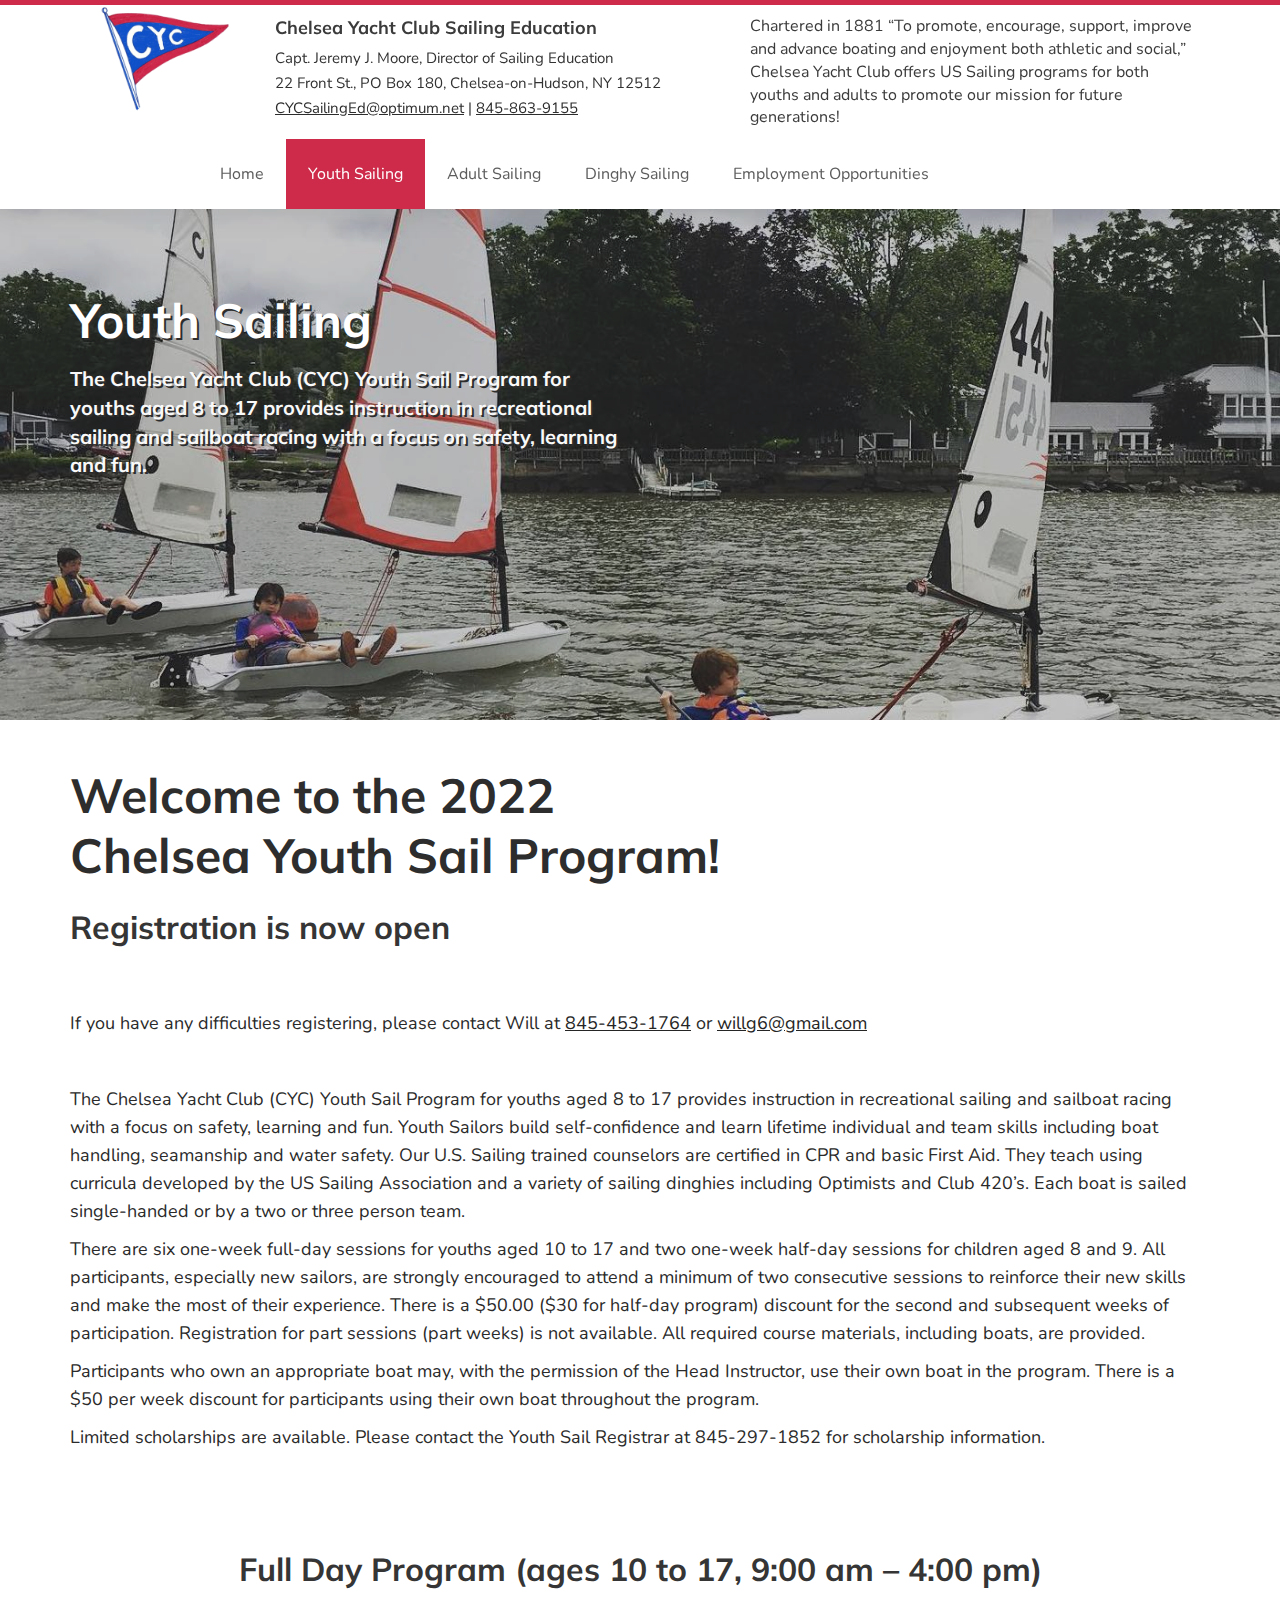
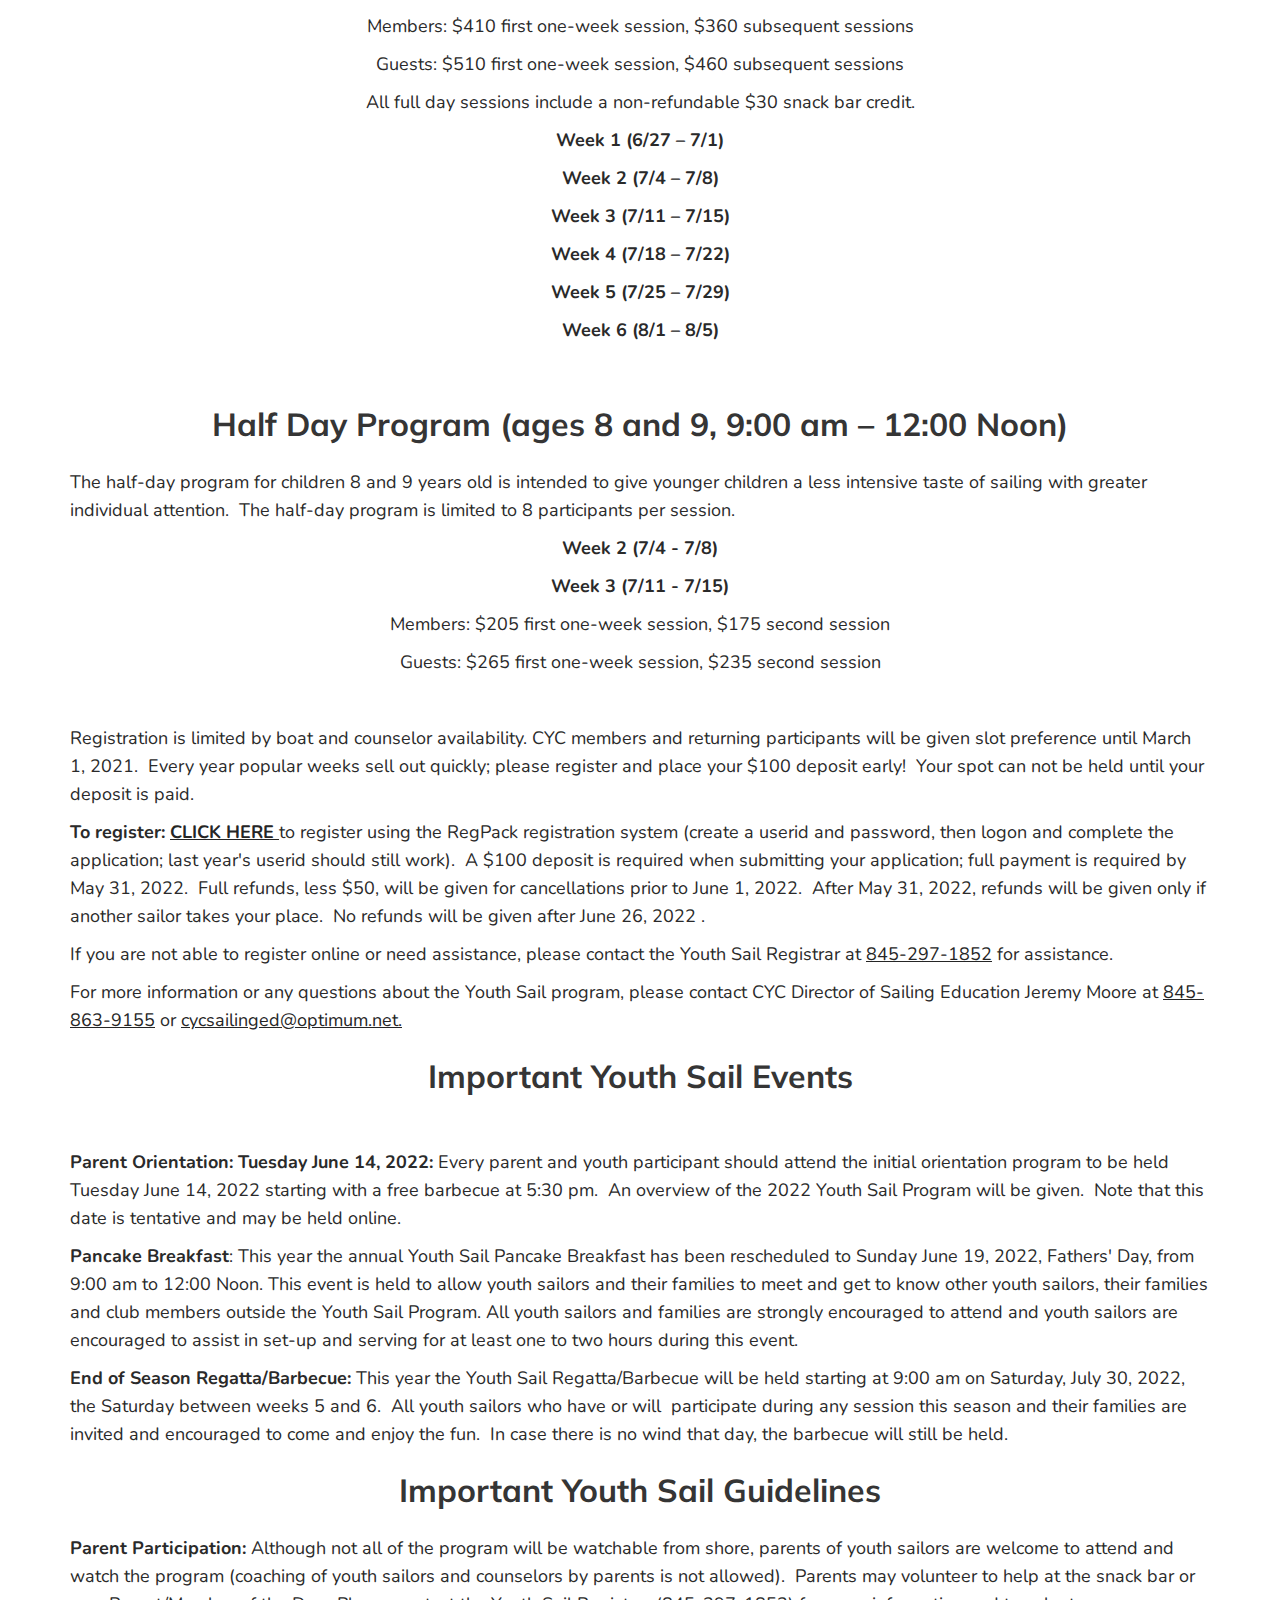
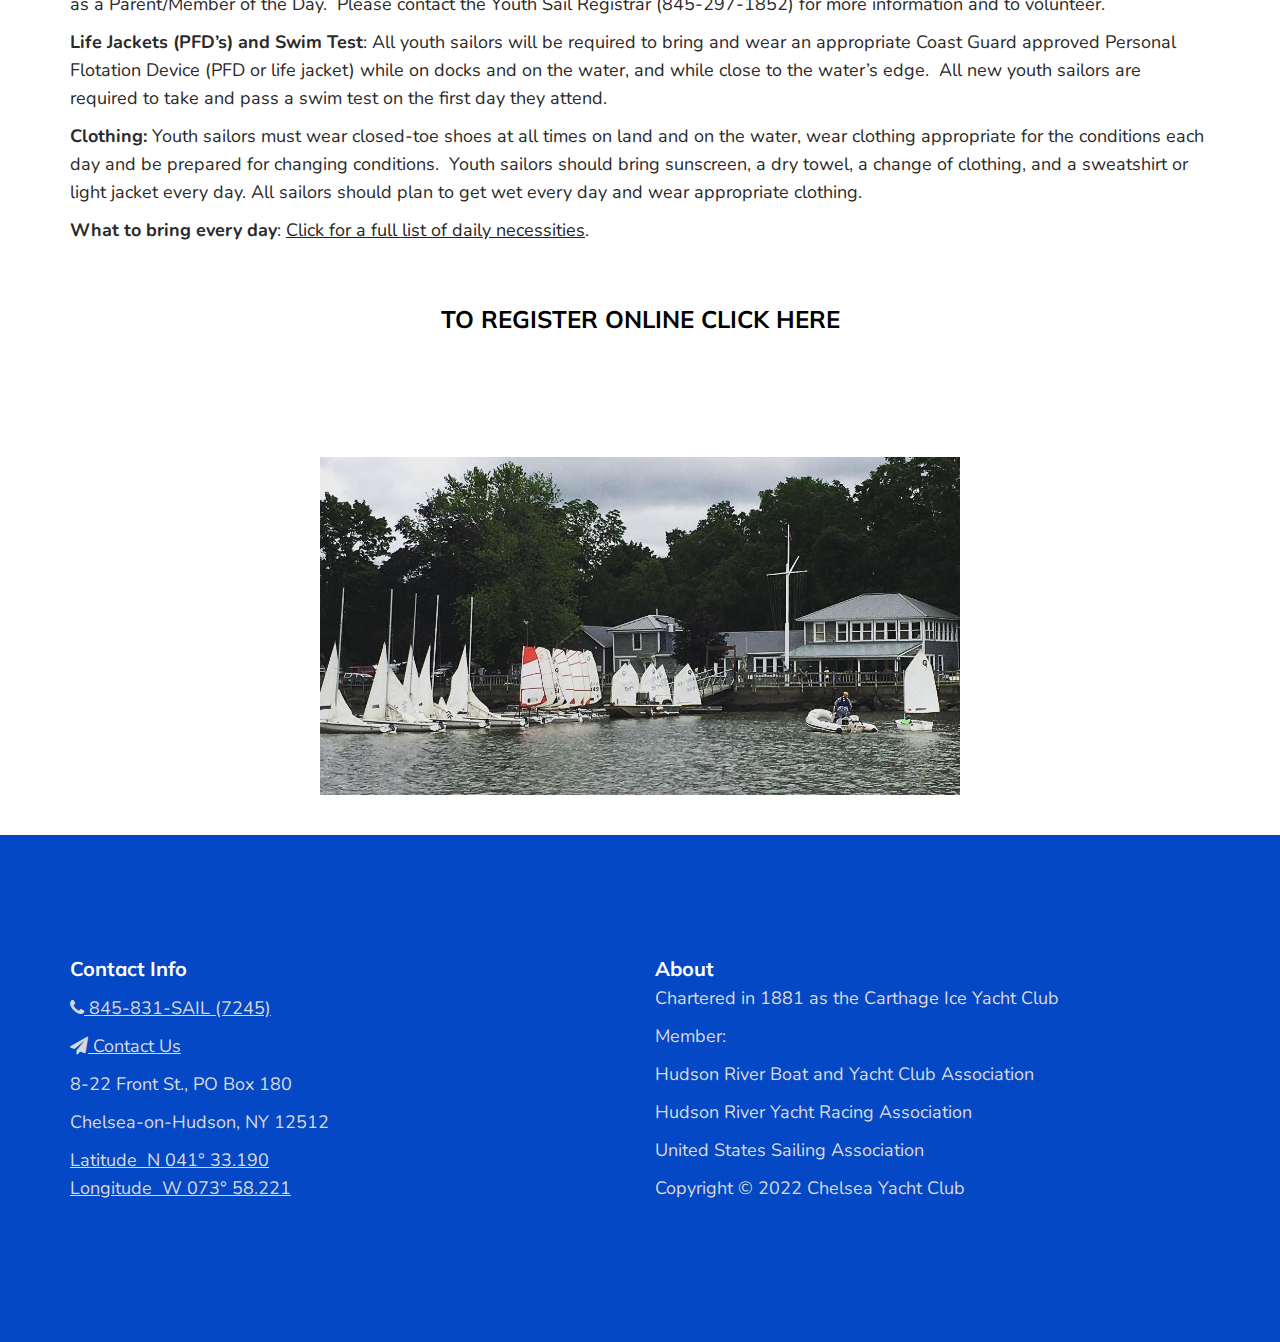
<file: youth-sailing.html>
<!DOCTYPE html>
<html lang="en" xmlns="http://www.w3.org/1999/html" xmlns="http://www.w3.org/1999/html">
<head>

  <title>Youth Sailing -- Chelsea Yacht Club Sailing Education</title>

  <meta charset="UTF-8">
  <meta http-equiv="X-UA-Compatible" content="IE=Edge">
  <meta name="description" content="Chartered in 1881 To promote, encourage, support, improve and advance boating and enjoyment both athletic and social, Chelsea Yacht Club offers US Sailing programs for both youths and adults to promote our mission for future generations!">
  <meta name="keywords" content="">
  <meta name="author" content="">
  <meta name="viewport" content="width=device-width, initial-scale=1, maximum-scale=1">

  <link rel="stylesheet" href="css/bootstrap.min.css">
  <link rel="stylesheet" href="css/font-awesome.min.css">
  <link rel="stylesheet" href="css/owl.carousel.css">
  <link rel="stylesheet" href="css/owl.theme.default.min.css">

  <!-- MAIN CSS -->
  <link rel="stylesheet" href="css/templatemo-style.css">
  <link rel="icon" type="image/x-icon" href="favicon.ico">

</head>
<body id="top" data-spy="scroll" data-target=".navbar-collapse" data-offset="50">

<!-- PRE LOADER -->
<section class="preloader">
  <div class="spinner">

    <span class="spinner-rotate"></span>

  </div>
</section>


<!-- MENU -->
<section class="navbar custom-navbar navbar-fixed-top" role="navigation">
  <div class="container">

    <div class="navbar-header">
      <button class="navbar-toggle" data-toggle="collapse" data-target=".navbar-collapse">
        <span class="icon icon-bar"></span>
        <span class="icon icon-bar"></span>
        <span class="icon icon-bar"></span>
      </button>

      <row>
        <div class="col-lg-2 col-md-2 col-sm-10 col-xs-9">
          <div class="col-lg-12 col-md-12 col-sm-2 col-xs-3">
            <a href="http://chelseayacht.org"><img src="images/CYC_flag_drawn.png" class="img-responsive" alt="Chelsea Yacht Club logo"></a>
          </div>
        </div>
        <div class="col-lg-5 col-md-6 col-sm-7 col-xs-12">
          <h4>Chelsea Yacht Club Sailing Education</h4>
          <p class="condensed">Capt. Jeremy J. Moore, Director of Sailing Education</p>
          <p class="condensed">22 Front St., PO Box 180, Chelsea-on-Hudson, NY 12512</p>
          <p class="condensed"><a href="mailto:CYCSailingEd@optimum.net">CYCSailingEd@optimum.net</a> |
            <a href="tel:845-863-9155">845-863-9155</a></p>
        </div>
        <div class="col-lg-5 col-md-4 col-sm-5 col-xs-12 charter">
          Chartered in 1881 “To promote, encourage, support, improve and advance boating and enjoyment both athletic and social,” Chelsea Yacht Club offers US Sailing programs for both youths and adults to promote our mission for future generations!
        </div>
      </row>
    </div>

    <!-- MENU LINKS -->
    <div class="collapse navbar-collapse">
      <ul class="nav navbar-nav navbar-nav-first">
        <li><a href="index.html">Home</a></li>
        <li><a href="youth-sailing.html" class="active">Youth Sailing</a></li>
        <li><a href="adult-sailing.html">Adult Sailing</a></li>
        <li><a href="dinghy-sailing.html">Dinghy Sailing</a></li>
        <li><a href="employment.html">Employment Opportunities</a></li>
      </ul>
    </div>

  </div>
</section>


<!-- HOME -->
<section id="home">
  <div class="row">
    <div class="owl-carousel owl-theme home-slider">
      <div class="item item-third">
        <div class="caption">
          <div class="container">
            <div class="col-md-6 col-sm-12">
              <h1>Youth Sailing</h1>
              <h3>The Chelsea Yacht Club (CYC) Youth Sail Program for youths aged 8 to 17 provides instruction in recreational sailing and sailboat racing with a focus on safety, learning and fun.</h3>
            </div>
          </div>
        </div>
      </div>
    </div>
  </div>
</section>

<section id="youth">
  <div class="container">
    <div class="row">
      <div class="col-md-12 col-sm-12">
        <div class="about-info">
          <h1>Welcome to the 2022 <br>Chelsea Youth Sail Program! </h1>
          <h2>Registration is now open</h2>
          <p>&nbsp;</p>
          <p>If you have any difficulties registering, please contact Will at
            <a href="tel:845-453-1764">845-453-1764</a> or <a href="mailto:willg6@gmail.com">willg6@gmail.com</a></p>
          <p>&nbsp;</p>
          <p>The Chelsea Yacht Club (CYC) Youth Sail Program for youths aged 8 to 17 provides instruction in recreational sailing and sailboat racing with a focus on safety, learning and fun. Youth Sailors build self-confidence and learn lifetime individual and team skills including boat handling, seamanship and water safety. Our U.S. Sailing trained counselors are certified in CPR and basic First Aid. They teach using curricula developed by the US Sailing Association and a variety of sailing dinghies including Optimists and Club 420’s. Each boat is sailed single-handed or by a two or three person team.</p>
          <p>There are six one-week full-day sessions for youths aged 10 to 17 and two one-week half-day sessions for children aged 8 and 9. All participants, especially new sailors, are strongly encouraged to attend a minimum of two consecutive sessions to reinforce their new skills and make the most of their experience. There is a $50.00 ($30 for half-day program) discount for the second and subsequent weeks of participation. Registration for part sessions (part weeks) is not available. All required course materials, including boats, are provided.</p>
          <p>Participants who own an appropriate boat may, with the permission of the Head Instructor, use their own boat in the program. There is a $50 per week discount for participants using their own boat throughout the program.</p>
          <p>Limited scholarships are available. Please contact the Youth Sail Registrar at 845-297-1852 for scholarship information.</p>


          <p>&nbsp;</p>
          <p>&nbsp;</p>
          <div class="text-center">
            <h2><strong>Full Day Program (ages 10 to 17, 9:00 am &ndash; 4:00 pm)</strong></h2>
            <p>Members: $410 first one-week session, $360 subsequent sessions</p>
            <p>Guests: $510 first one-week session, $460 subsequent sessions</p>
            <p>All full day sessions include a non-refundable $30 snack bar credit.</p>
            <p><strong>Week 1 (6/27 &ndash; 7/1)</strong></p>
            <p><strong>Week 2 (7/4 &ndash; 7/8)</strong></p>
            <p><strong>Week 3 (7/11 &ndash; 7/15)</strong></p>
            <p><strong>Week 4 (7/18 &ndash; 7/22)</strong></p>
            <p><strong>Week 5 (7/25 &ndash; 7/29)</strong></p>
            <p><strong>Week 6 (8/1 &ndash; 8/5)</strong></p>
            <p>&nbsp;</p>
          </div>

          <p></p>
          <div class="text-center">
            <h2>Half Day Program (ages 8 and 9, 9:00 am &ndash; 12:00 Noon)</h2>
          </div>
          <p>The half-day program for children 8 and 9 years old is intended to give younger children a less intensive taste of sailing with greater individual attention.&nbsp; The half-day program is limited to 8 participants per session.</p>
          <div class="text-center">
            <p><strong>Week 2 (7/4 - 7/8)</strong></p>
            <p><strong>Week 3 (7/11 - 7/15)</strong></p>
            <p>Members: $205 first one-week session, $175 second session</p>
            <p>Guests: $265 first one-week session, $235 second session</p>
            <p>&nbsp;</p>
          </div>
          <p>Registration is limited by boat and counselor availability. CYC members and returning participants will be given slot preference until March 1, 2021.&nbsp; Every year popular weeks sell out quickly; please register and place your $100 deposit early!&nbsp; Your spot can not be held until your deposit is paid.</p>
          <p>
            <strong>To register:&nbsp;<a href="https://www.regpack.com/reg/templates/build/?g_id=100909204">CLICK HERE </a></strong>to register using the RegPack registration system (create a userid and password, then logon and complete the application; last year's userid should still work).&nbsp; A $100 deposit is required when submitting your application; full payment is required by May 31, 2022.&nbsp; Full refunds, less $50, will be given for cancellations prior to June 1, 2022.&nbsp; After May 31, 2022, refunds will be given only if another sailor takes your place.&nbsp; No refunds will be given after June 26, 2022 .
          </p>
          <p>If you are not able to register online or need assistance, please contact the Youth Sail Registrar at
            <a href="tel:845-297-1852">845-297-1852</a> for assistance. </p>
          <p>For more information or any questions about the Youth Sail program, please contact CYC Director of Sailing Education Jeremy Moore at
            <a href="tel:845-863-9155">845-863-9155</a> or
            <a href="mailto:cycsailinged@optimum.net,">cycsailinged@optimum.net.</a></p>
          <div class="text-center">
            <h2><strong>Important Youth Sail Events</strong></h2>
          </div>

          <p>
            <strong>&nbsp;<br/>Parent Orientation: Tuesday June 14, 2022</strong><strong>:</strong> Every parent and youth participant should attend the initial orientation program to be held Tuesday June 14, 2022 starting with a free barbecue at 5:30 pm. &nbsp;An overview of the 2022 Youth Sail Program will be given.&nbsp; Note that this date is tentative and may be held online.
          </p>
          <p>
            <strong>Pancake Breakfast</strong>: This year the annual Youth Sail Pancake Breakfast has been rescheduled to Sunday June 19, 2022, Fathers' Day, from 9:00 am to 12:00 Noon. This event is held to allow youth sailors and their families to meet and get to know other youth sailors, their families and club members outside the Youth Sail Program. All youth sailors and families are strongly encouraged to attend and youth sailors are encouraged to assist in set-up and serving for at least one to two hours during this event.
          </p>
          <p>
            <strong>End of Season Regatta/Barbecue: </strong>This year the Youth Sail Regatta/Barbecue will be held starting at 9:00 am on Saturday, July 30, 2022, the Saturday between weeks 5 and 6.&nbsp; All youth sailors who have or will&nbsp; participate during any session this season and their families are invited and encouraged to come and enjoy the fun.&nbsp; In case there is no wind that day, the barbecue will still be held.
          </p>
          <div class="text-center">
            <h2><strong>Important Youth Sail Guidelines</strong></h2>
          </div>
          <p>
            <strong>Parent Participation:</strong> Although not all of the program will be watchable from shore, parents of youth sailors are welcome to attend and watch the program (coaching of youth sailors and counselors by parents is not allowed).&nbsp; Parents may volunteer to help at the snack bar or as a Parent/Member of the Day.&nbsp; Please contact the Youth Sail Registrar (845-297-1852) for more information and to volunteer.
          </p>
          <p>
            <strong>Life Jackets (PFD&rsquo;s) and Swim Test</strong>: All youth sailors will be required to bring and wear an appropriate Coast Guard approved Personal Flotation Device (PFD or life jacket) while on docks and on the water, and while close to the water&rsquo;s edge.&nbsp; All new youth sailors are required to take and pass a swim test on the first day they attend.
          </p>
          <p>
            <strong>Clothing: </strong>Youth sailors must wear closed-toe shoes at all times on land and on the water, wear clothing appropriate for the conditions each day and be prepared for changing conditions. &nbsp;Youth sailors should bring sunscreen, a dry towel, a change of clothing, and a sweatshirt or light jacket every day. All sailors should plan to get wet every day and wear appropriate clothing.&nbsp;
          </p>
          <p>
            <strong>What to bring every day</strong>: <a href="http://www.chelseayacht.org/Youth%20Sail%20what%20to%20bring%20to%20the%20sail%20program.pdf">Click for a full list of daily necessities</a>.
          </p>
          <p>&nbsp;</p>

          <h3 class="text-center">
            <strong><a href="https://www.regpack.com/reg/templates/build/?g_id=100909204" style="color: #000000;">TO REGISTER ONLINE CLICK HERE</a></strong>
          </h3>
          <p>&nbsp;</p>
          <p>&nbsp;</p>

        </div>


      </div>
    </div>
  </div>
</section>
<img alt="Sailboats at dock in front of club house." class="img-responsive img-half" src="images/youthdock.jpg">

<!-- FOOTER -->
<footer id="footer">
  <div class="container">
    <div class="row">
      <div class="col-md-6 col-sm-12">
        <div class="footer-info">
          <div class="section-title">
            <h2>Contact Info</h2>
          </div>
          <div class="col">
            <p><a href="tel:845-831-7245"><i class="fa fa-phone"></i> 845-831-SAIL (7245)</a></p>
            <p><a href="http://www.chelseayacht.org/contactus.html"><i class="fa fa-send"></i> Contact Us</a></p>
            <p>8-22 Front St., PO Box 180</p>
            <p>Chelsea-on-Hudson, NY 12512</p>
            <p>
              <a href="https://www.google.com/maps/place/Chelsea+Yacht+Club/@41.553517,-73.969866,17z/data=!3m1!4b1!4m2!3m1!1s0x89dd30ede9fa15e9:0x405f428eed866b80" target="_blank" rel="noopener">Latitude&nbsp; N 041° 33.190<br>Longitude&nbsp; W 073° 58.221</a>
            </p>
          </div>
        </div>
      </div>

      <div class="col-md-6 col-sm-12">
        <div class="footer-info">
          <div class="section-title">
            <h2>About</h2>
            <p>Chartered in 1881 as the Carthage Ice Yacht Club</p>
            <p>Member:</p>
            <p>Hudson River Boat and Yacht Club Association</p>
            <p>Hudson River Yacht Racing Association</p>
            <p>United States Sailing Association</p>
            <p>Copyright &copy; 2022 Chelsea Yacht Club</p>

          </div>
        </div>
      </div>
    </div>
  </div>
</footer>


<!-- SCRIPTS -->
<script src="js/jquery.js"></script>
<script src="js/bootstrap.min.js"></script>
<script src="js/owl.carousel.min.js"></script>
<script src="js/smoothscroll.js"></script>
<script src="js/custom.js"></script>

</body>
</html>
</file>
<file: css/templatemo-style.css>
/*

Known Template

https://templatemo.com/tm-516-known

*/

@import url('https://fonts.googleapis.com/css?family=Muli:300,700|Nunito');

body {
  background: #ffffff;
  font-family: 'Nunito', sans-serif;
  font-size: 16px;
  overflow-x: hidden;
  padding-top: 70px;
}


/*---------------------------------------
   TYPOGRAPHY
-----------------------------------------*/

h1, h2, h3, h4, h5, h6 {
  font-family: 'Muli', sans-serif;
  font-weight: bold;
  line-height: inherit;
}

h1 {
  color: #252525;
  font-size: 3em;
  line-height: normal;
}

h2 {
  color: #353535;
  font-size: 2em;
  padding-bottom: 10px;
}

h3 {
  font-size: 1.5em;
  margin-bottom: 0;
}

h3,
h3 a {
  color: #454545;
}

p {
  color: #2a2a2a;
  font-size: 18px;
  font-weight: normal;
  line-height: 28px;
}

p.condensed {
  font-size: 15px;
  font-weight: normal;
  line-height: 15px;
}

/*---------------------------------------
   GENERAL
-----------------------------------------*/

html {
  -webkit-font-smoothing: antialiased;
}

a {
  color: #252525;
  -webkit-transition: 0.5s;
  transition: 0.5s;
  text-decoration: none !important;
}

p a {
  text-decoration: underline !important;
}

a,
input, button,
.form-control {
  -webkit-transition: 0.5s;
  transition: 0.5s;
}

a:hover, a:active, a:focus {
  color: #cc2242;
  outline: none;
}

::-webkit-scrollbar {
  width: 8px;
  height: 8px;
}

::-webkit-scrollbar-thumb {
  cursor: pointer;
  background: #000000;
}

.section-title {
  padding-bottom: 40px;
}

.section-title h2 {
  margin: 0;
}

.section-title small {
  display: block;
}

.overlay {
  background: rgba(20, 20, 20, 0.5);
  position: absolute;
  top: 0;
  right: 0;
  bottom: 0;
  left: 0;
  width: 100%;
  height: 100%;
}

.entry-form {
  background: #252020;
  border-radius: 100%;
  text-align: center;
  padding: 6em;
  width: 450px;
  height: 450px;
}

.entry-form h2 {
  color: #ffffff;
  margin: 0;
}

.entry-form .form-control {
  background: transparent;
  border: 0;
  border-bottom: 1px solid;
  border-radius: 0;
  box-shadow: none;
  height: 45px;
  margin: 10px 0;
}

.entry-form .submit-btn {
  background: #ffffff;
  border-radius: 50px;
  border: 0;
  color: #252020;
  width: 50%;
  height: 50px;
  margin: 30px auto;
  margin-bottom: 10px;
}

.entry-form .submit-btn:hover {
  background: #0448c5;
  color: #ffffff;
}

section {
  position: relative;
  padding: 25px 0;
}

#team,
#testimonial {
  background: #f9f9f9;
}

#team,
#testimonial {
  text-align: center;
}

#google-map iframe {
  border: 0;
  width: 100%;
  height: 390px;
}


/*---------------------------------------
   BUTTONS
-----------------------------------------*/

.section-btn {
  background: transparent;
  border-radius: 50px;
  border: 1px solid #ffffff;
  color: #ffffff;
  font-size: inherit;
  font-weight: normal;
  padding: 15px 30px;
  transition: 0.5s;
}

.section-btn:hover {
  background: #ffffff;
  border-color: transparent;
}


/*---------------------------------------
     PRE LOADER
-----------------------------------------*/

.preloader {
  position: fixed;
  top: 0;
  left: 0;
  width: 100%;
  height: 100%;
  z-index: 99999;
  display: flex;
  flex-flow: row nowrap;
  justify-content: center;
  align-items: center;
  background: none repeat scroll 0 0 #ffffff;
}

.spinner {
  border: 1px solid transparent;
  border-radius: 3px;
  position: relative;
}

.spinner:before {
  content: '';
  box-sizing: border-box;
  position: absolute;
  top: 50%;
  left: 50%;
  width: 45px;
  height: 45px;
  margin-top: -10px;
  margin-left: -10px;
  border-radius: 50%;
  border: 1px solid #575757;
  border-top-color: #ffffff;
  animation: spinner .9s linear infinite;
}

@-webkit-@keyframes spinner {
  to {
    transform: rotate(360deg);
  }
}

@keyframes spinner {
  to {
    transform: rotate(360deg);
  }
}


/*---------------------------------------
    MENU
-----------------------------------------*/

.nav {
  padding-top: 10px;
}

.custom-navbar {
  background: #ffffff;
  border-top: 5px solid #cc2242;
  border-bottom: 0;
  -webkit-box-shadow: 0 1px 30px rgba(0, 0, 0, 0.1);
  -moz-box-shadow: 0 1px 30px rgba(0, 0, 0, 0.1);
  box-shadow: 0 1px 30px rgba(0, 0, 0, 0.1);
  padding: 12px 0;
  margin-bottom: 0;
  padding: 0;
}

.custom-navbar .navbar-brand {
  color: #454545;
  font-size: 18px;
  font-weight: bold;
  line-height: 40px;
}

.navbar-brand + .navbar-brand {
  padding-top: 0;
}


.custom-navbar .navbar-nav.navbar-nav-first {
  margin-left: 8em;
}

.custom-navbar .navbar-nav.navbar-right li a {
  padding-right: 12px;
  padding-left: 12px;
}

.custom-navbar .navbar-nav.navbar-right li a .fa {
  background: #cc2242;
  border-radius: 100%;
  color: #ffffff;
  width: 30px;
  height: 30px;
  line-height: 30px;
  text-align: center;
  display: inline-block;
  margin-right: 5px;
}

.custom-navbar .nav li a {
  line-height: 40px;
  color: #575757;
  padding-right: 22px;
  padding-left: 22px;
}

.custom-navbar .navbar-nav > li > a:hover,
.custom-navbar .navbar-nav > li > a:focus {
  background-color: transparent;
}

.custom-navbar .nav li a:hover,
.custom-navbar .nav li a.active {
  background-color: #cc2242;
  color: #ffffff;
}

.custom-navbar .nav li.active > a {
  background-color: #cc2242;
  color: #ffffff;
}

.custom-navbar .navbar-toggle {
  border: none;
  padding-top: 10px;
}

.custom-navbar .navbar-toggle {
  background-color: transparent;
}

.custom-navbar .navbar-toggle .icon-bar {
  background: #252525;
  border-color: transparent;
}

.charter {
  padding-top: 10px;
}


/*---------------------------------------
    HOME  & SLIDER
-----------------------------------------*/

#home {
  padding: 0;
}

#home h1 {
  color: #ffffff;
}

#home h3 {
  color: #f9f9f9;
  font-size: 16px;
  font-weight: 300;
  margin: 0;
  padding: 5px 0 40px 0;
}

@media (min-width: 768px) {
  .home-slider .col-md-6 {
    padding-left: 0;
  }
}

.home-slider .caption {
  display: flex;
  justify-content: center;
  flex-direction: column;
  text-align: left;
  background-color: rgba(20, 20, 20, 0.2);
  height: 100%;
  color: #fff;
  cursor: e-resize;
}

.home-slider .item {
  background-repeat: no-repeat;
  background-attachment: local;
  background-size: cover;
  height: 650px;
}

.caption h3 a {
  color: #FFF;
}

.caption h3 a:hover {
  color: #FF3;
}

.home-slider .item-first {
  background-image: url(../images/spinnakersbridge.jpg);
  background-position: center;
}

.home-slider .item-second {
  background-image: url(../images/stormmooring.jpg);
  background-position: center;
}

.home-slider .item-third {
  background-image: url(../images/youthsailing.jpg);
  background-position: center;

}
.home-slider .item-fourth {
  background-image: url(../images/dinghysailing.jpg);
  background-position: center;
}


/*---------------------------------------
    FEATURE
-----------------------------------------*/

.feature-thumb {
  border: 1px solid #f0f0f0;
  padding: 5em 3em;
}

.feature-thumb span {
  background: #0448c5;
  border-radius: 50px;
  color: #ffffff;
  font-size: 25px;
  font-weight: bold;
  display: inline-block;
  width: 60px;
  height: 60px;
  line-height: 60px;
  text-align: center;
  margin-bottom: 5px;
}

.feature-thumb h3 {
  margin: 10px 0;
}


/*---------------------------------------
    ABOUT
-----------------------------------------*/

#about figure {
  display: inline-block;
  vertical-align: top;
  margin-left: 15px;
}

#about figure span {
  float: left;
  margin-left: -15px;
  padding: 15px 20px;
  position: relative;
  top: 20px;
}

#about figure span i {
  background: #cc2242;
  border-radius: 50px;
  color: #ffffff;
  font-size: 25px;
  width: 50px;
  height: 50px;
  line-height: 50px;
  text-align: center;
}


/*---------------------------------------
    TEAM
-----------------------------------------*/

.team-thumb {
  background: #ffffff;
  position: relative;
  overflow: hidden;
  text-align: left;
}

.team-info {
  padding: 20px 30px;
}

.team-image img {
  width: 100%;
}

.team-thumb .social-icon {
  border-top: 1px solid #f0f0f0;
  padding: 4px 20px 0 20px;
}

.team-thumb .social-icon li a {
  background: #ffffff;
  color: #252020;
}

.team-info h3 {
  margin: 0;
}


/*---------------------------------------
    COURSES
-----------------------------------------*/

#courses .section-title {
  text-align: center;
}

#courses .owl-theme .owl-nav {
  margin-top: 30px;
}

.owl-carousel h1 {
  text-shadow: 2px 2px #252525;
}
.owl-carousel h3 {
  text-shadow: 2px 2px #252525;
  font-weight: bold !important;
  font-size: 20px !important;
}

#courses .owl-theme .owl-nav [class*=owl-] {
  border-radius: 2px;
  font-size: 16px;
  width: 30px;
  height: 30px;
  line-height: 30px;
  text-align: center;
  padding: 0;
}

.courses-thumb {
  background: #f9f9f9;
  position: relative;
}

.courses-top {
  position: relative;
}

.courses-image {
  background: linear-gradient(to right, #202020, #101010);
}

.courses-date {
  background: linear-gradient(rgba(255, 0, 0, 0), rgba(0, 0, 0, 0.6));
  width: 100%;
  position: absolute;
  bottom: 0;
  padding: 20px 25px;
}

.courses-date span,
.courses-author span {
  font-size: 14px;
  font-weight: bold;
}

.courses-date span {
  color: #ffffff;
  display: inline-block;
  margin-right: 10px;
}

.courses-detail {
  padding: 25px 25px 15px 25px;
}

.courses-detail h3 {
  margin: 0 0 2px 0;
}

.courses-info {
  border-top: 1px solid #f0f0f0;
  position: relative;
  clear: both;
  padding: 15px 25px;
}

.courses-author,
.courses-author span {
  display: inline-block;
  vertical-align: middle;
}

.courses-author img {
  display: inline-block !important;
  border-radius: 50px;
  width: 50px !important;
  height: 50px;
  margin-right: 10px;
}

.courses-price {
  float: right;
  margin-top: 10px;
}

.courses-price span {
  background: #cc2242;
  border-radius: 2px;
  color: #ffffff;
  display: block;
  padding: 5px 10px;
}

.courses-price.free span {
  background: #0448c5;
}


/*---------------------------------------
   NEWS
-----------------------------------------*/

.news-thumb {
  clear: both;
  position: relative;
  overflow: hidden;
  margin-bottom: 30px;
}

.news-thumb .news-image {
  float: left;
  width: 40%;
  margin-right: 30px;
}

.news-info h3 {
  margin-top: 5px;
  margin-bottom: 10px;
}

.news-date span {
  color: #909090;
  font-weight: bold;
}


/*---------------------------------------
    TESTIMONIAL
-----------------------------------------*/

#testimonial .item {
  background: #ffffff;
  margin: 20px 0;
  padding: 4em 3em;
  text-align: left;
}

#courses .col-md-4,
#testimonial .col-md-4 {
  display: block;
  width: 100%;
}

#testimonial .item > p {
  font-size: 16px;
  line-height: 26px;
}

.tst-rating {
  margin-bottom: 15px;
}

.tst-rating .fa {
  color: #0448c5;
}

.tst-image,
.tst-author {
  display: inline-block;
  vertical-align: middle;
  margin-bottom: 20px;
  text-align: left;
}

.tst-image img {
  border-radius: 50px;
  width: 60px !important;
  height: 60px;
  margin-right: 15px;
}

.tst-author h4 {
  margin: 0;
}

.tst-author span {
  color: #808080;
  font-size: 14px;
}


/*---------------------------------------
    CONTACT
-----------------------------------------*/

#contact {
  background: #0448c5;
}

#contact h2 {
  color: #ffffff;
}

#contact .section-title {
  padding-bottom: 20px;
}

#contact h2 > small,
#contact p,
#contact a {
  color: #f9f9f9;
}

#contact-form {
  padding: 1em 0;
}

#contact-form .col-md-12,
#contact-form .col-md-4 {
  padding-left: 0;
}

#contact-form .form-control {
  border: 0;
  border-radius: 5px;
  box-shadow: none;
  margin: 10px 0;
}

#contact-form input {
  height: 50px;
}

#contact-form input[type='submit'] {
  border-radius: 50px;
  border: 1px solid transparent;
}

#contact-form input[type='submit']:hover {
  background: transparent;
  border-color: #ffffff;
  color: #ffffff;
}


/*---------------------------------------
   FOOTER
-----------------------------------------*/

footer {
  background: #0448c5;
  padding: 120px 0;
}

footer .section-title {
  padding-bottom: 10px;
}

footer h2 {
  font-size: 20px;
}

footer a,
footer p {
  color: #d9d9d9;
}

footer strong {
  color: #FFFFFF;
}

footer address p {
  margin-bottom: 0;
}

footer .social-icon {
  margin-top: 25px;
}

.footer-info {
  margin-right: 2em;
}

.footer-info h2 {
  color: #ffffff;
  padding: 0;
}

.footer_menu h2 {
  margin-top: 2em;
}

.footer_menu ul {
  margin: 0;
  padding: 0;
}

.footer_menu li {
  display: inline-block;
  list-style: none;
  margin: 5px 10px 5px 0;
}

.newsletter-form .form-control {
  background: transparent;
  border-radius: 0;
  box-shadow: none;
  border: 0;
  border-bottom: 1px solid #303030;
  height: 50px;
  margin: 5px 0;
}

.newsletter-form input[type="submit"] {
  background: transparent;
  border: 1px solid #f9f9f9;
  border-radius: 50px;
  color: #ffffff;
  display: block;
  margin-top: 20px;
  outline: none;
  width: 50%;
}

.newsletter-form input[type="submit"]:hover {
  background: #cc2242;
  border-color: transparent;
}

.newsletter-form .form-group span {
  color: #909090;
  display: block;
  font-size: 12px;
  margin-top: 20px;
}


/*---------------------------------------
   SOCIAL ICON
-----------------------------------------*/

.social-icon {
  position: relative;
  padding: 0;
  margin: 0;
}

.social-icon li {
  display: inline-block;
  list-style: none;
  margin-bottom: 5px;
}

.social-icon li a {
  border-radius: 100px;
  color: #cc2242;
  font-size: 15px;
  width: 35px;
  height: 35px;
  line-height: 35px;
  text-decoration: none;
  text-align: center;
  transition: all 0.4s ease-in-out;
  position: relative;
  margin: 5px 5px 5px 0;
}

.social-icon li a:hover {
  background: #cc2242;
  color: #ffffff;
}


/*---------------------------------------
   RESPONSIVE STYLES
-----------------------------------------*/

@media screen and (max-width: 1170px) {
  .custom-navbar .navbar-nav.navbar-nav-first {
    margin-left: inherit;
  }
}

@media only screen and (max-width: 992px) {
  section,
  footer {
    padding: 30px 0;
  }

  .home-slider .item {
    background-position: center center;
  }

  .feature-thumb,
  .about-info,
  .team-thumb,
  .footer-info {
    margin-bottom: 50px;
  }

  .contact-image {
    margin-top: 50px;
  }
}


@media only screen and (min-width: 768px) and (max-width: 991px) {
  .custom-navbar .nav li a {
    padding-right: 10px;
    padding-left: 10px;
  }
}

@media only screen and (max-width: 767px) {
  h1 {
    font-size: 2.5em;
  }

  h1, h2, h3 {
    line-height: normal;
  }

  .custom-navbar {
    background: #ffffff;
    -webkit-box-shadow: 0 1px 30px rgba(0, 0, 0, 0.1);
    -moz-box-shadow: 0 1px 30px rgba(0, 0, 0, 0.1);
    box-shadow: 0 1px 30px rgba(0, 0, 0, 0.1);
    padding: 10px 0;
    text-align: center;
  }

  .custom-navbar .navbar-brand,
  .custom-navbar .nav li a {
    line-height: normal;
  }

  .custom-navbar .nav li a {
    padding: 10px;
  }

  .custom-navbar .navbar-brand,
  .top-nav-collapse .navbar-brand {
    color: #252525;
    font-weight: 600;
  }


  .custom-navbar .nav li a,
  .top-nav-collapse .nav li a {
    color: #575757;
  }

  .custom-navbar .navbar-nav.navbar-right li {
    display: inline-block;
  }

  .footer-info {
    margin-right: 0;
  }

  .footer-info.newsletter-form {
    margin-bottom: 0;
  }

  .entry-form {
    display: block;
    margin: 0 auto;
  }
}


@media only screen and (max-width: 580px) {
  h2 {
    font-size: 1.8em;
  }

  #testimonial .item {
    padding: 2em;
  }

  .contact-image {
    margin-top: 0;
  }
}

@media only screen and (max-width: 480px) {
  h1 {
    font-size: 2em;
  }

  #home h3 {
    font-size: 14px;
  }

  .entry-form {
    border-radius: 0;
    padding: 2em;
    max-width: 100%;
    max-height: 100%;
    width: inherit;
    height: inherit;
  }

  body {
    padding-top: 0;
  }

  .custom-navbar {
    position: relative;
  }

  .home-slider .item {
    height: 300px;
  }

  .owl-item .caption {
    display: none;
  }
}


.img-half {
  width: 50%;
  margin: 20px auto 40px;
}
</file>
